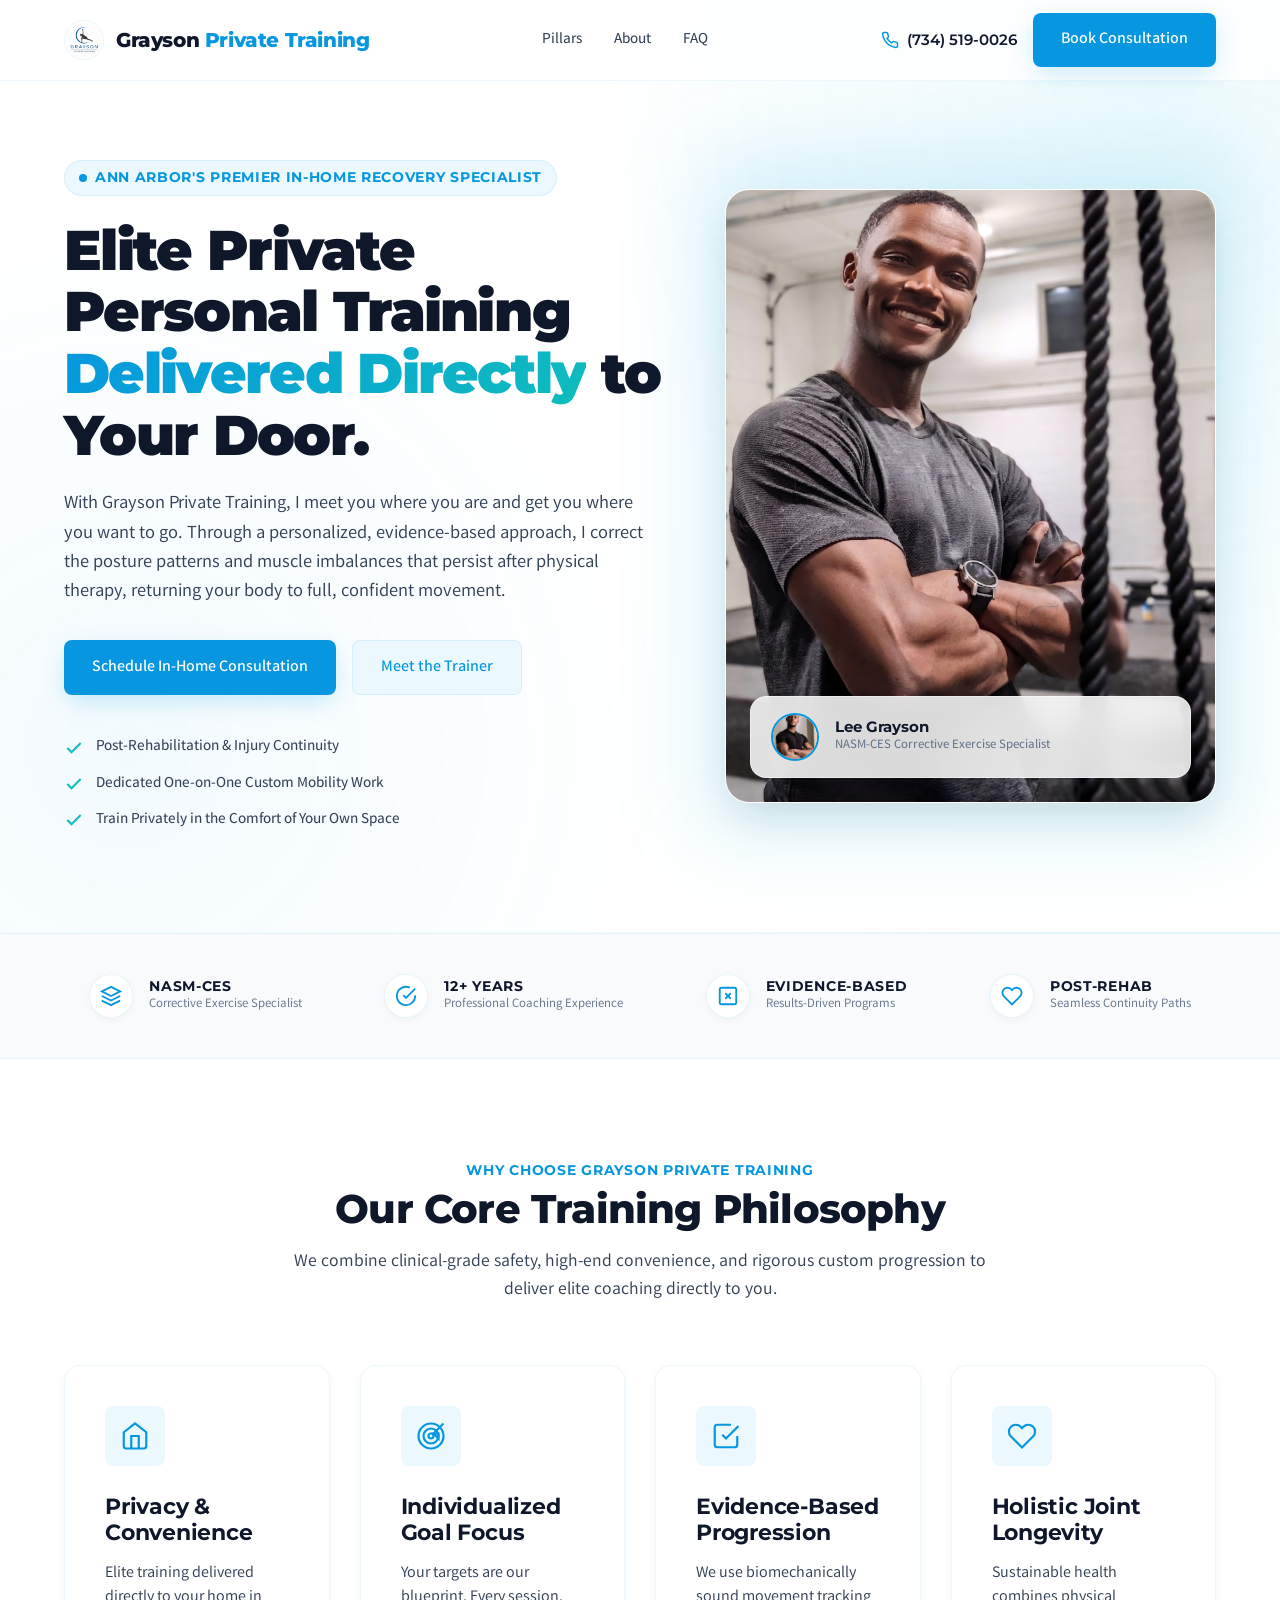
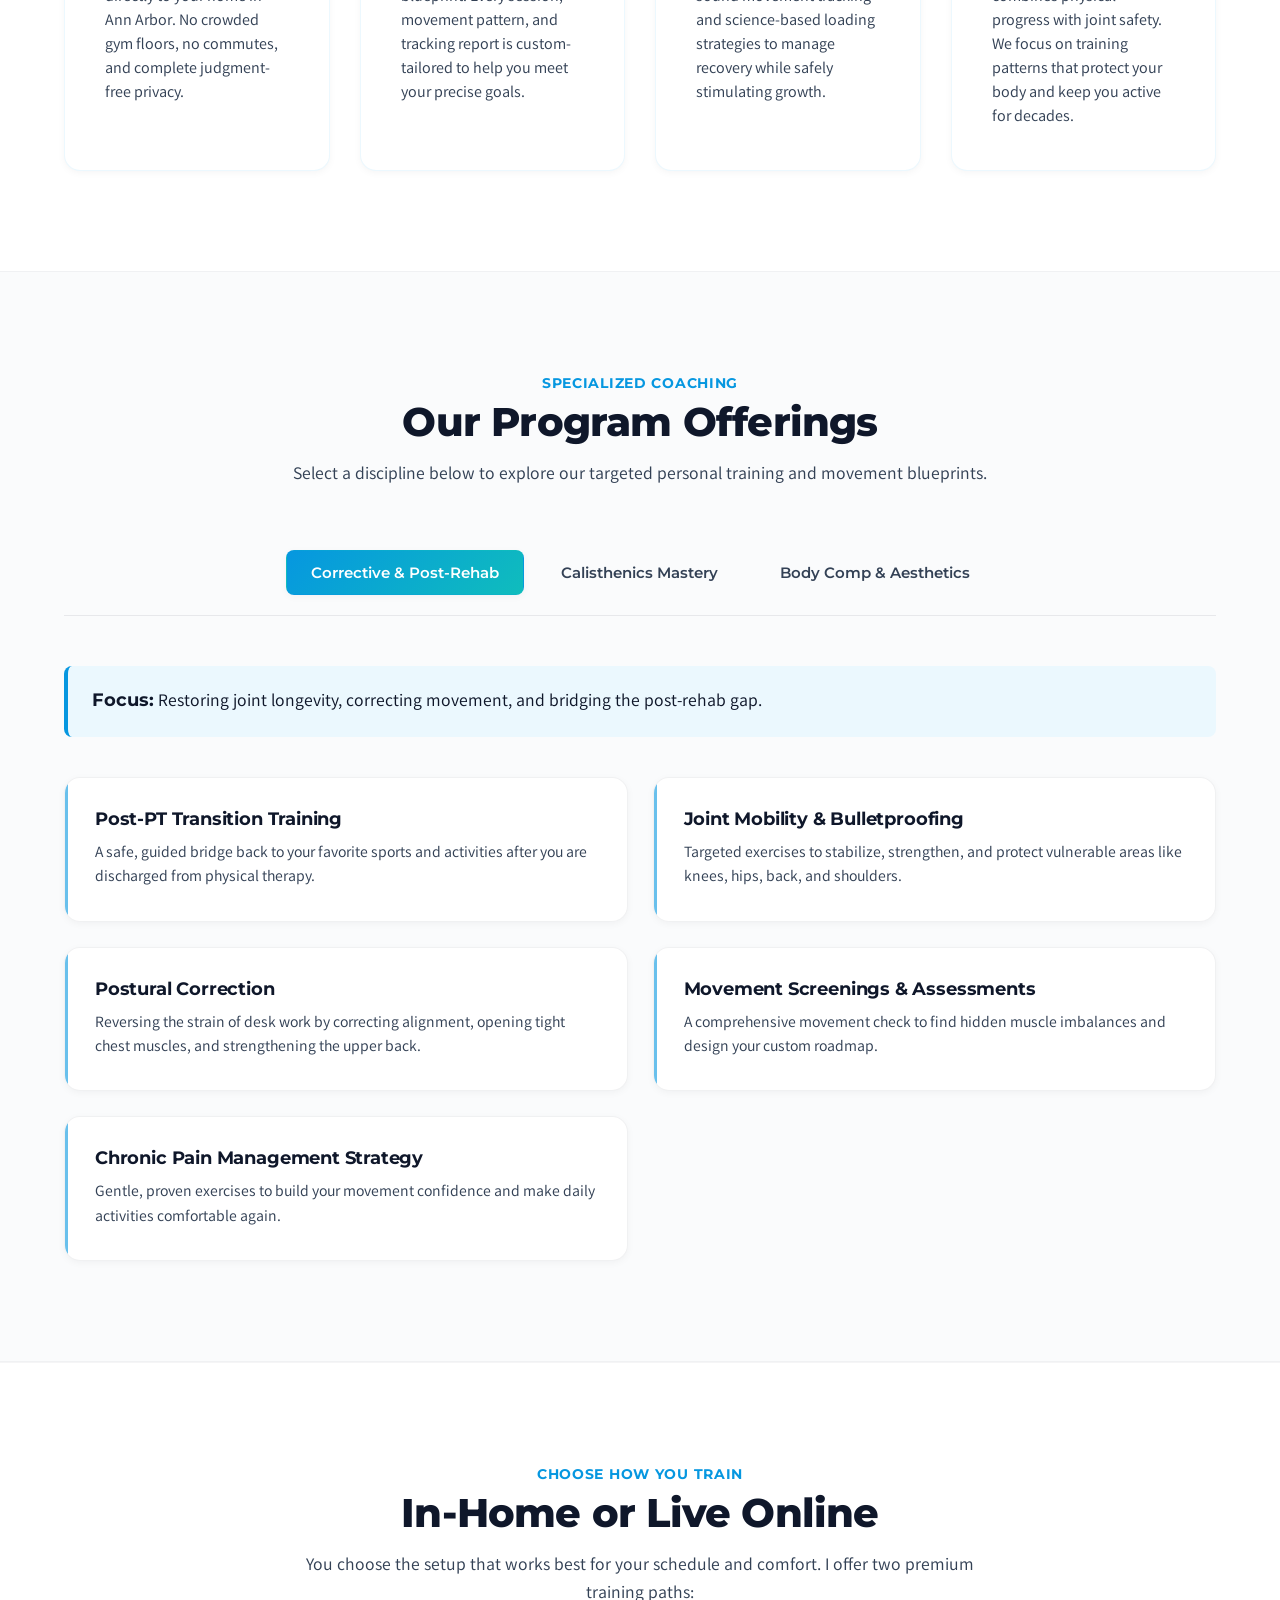
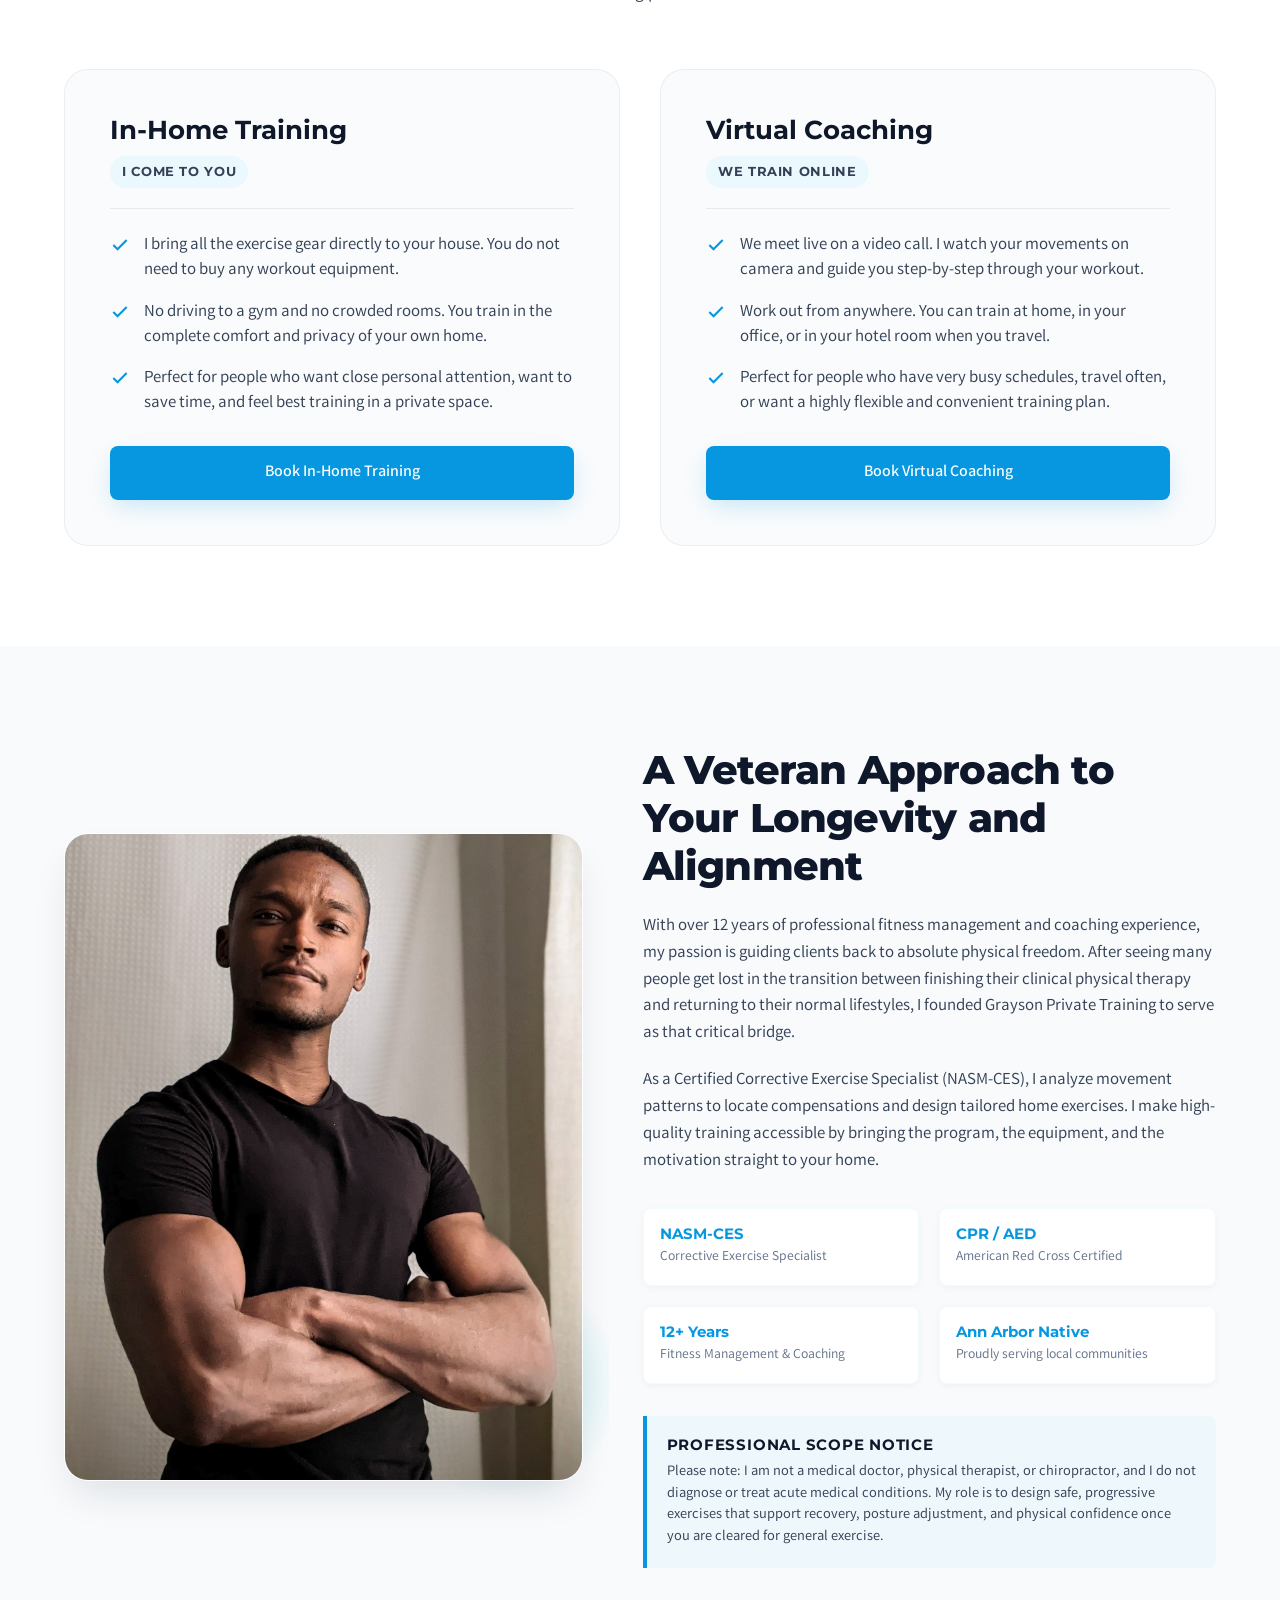
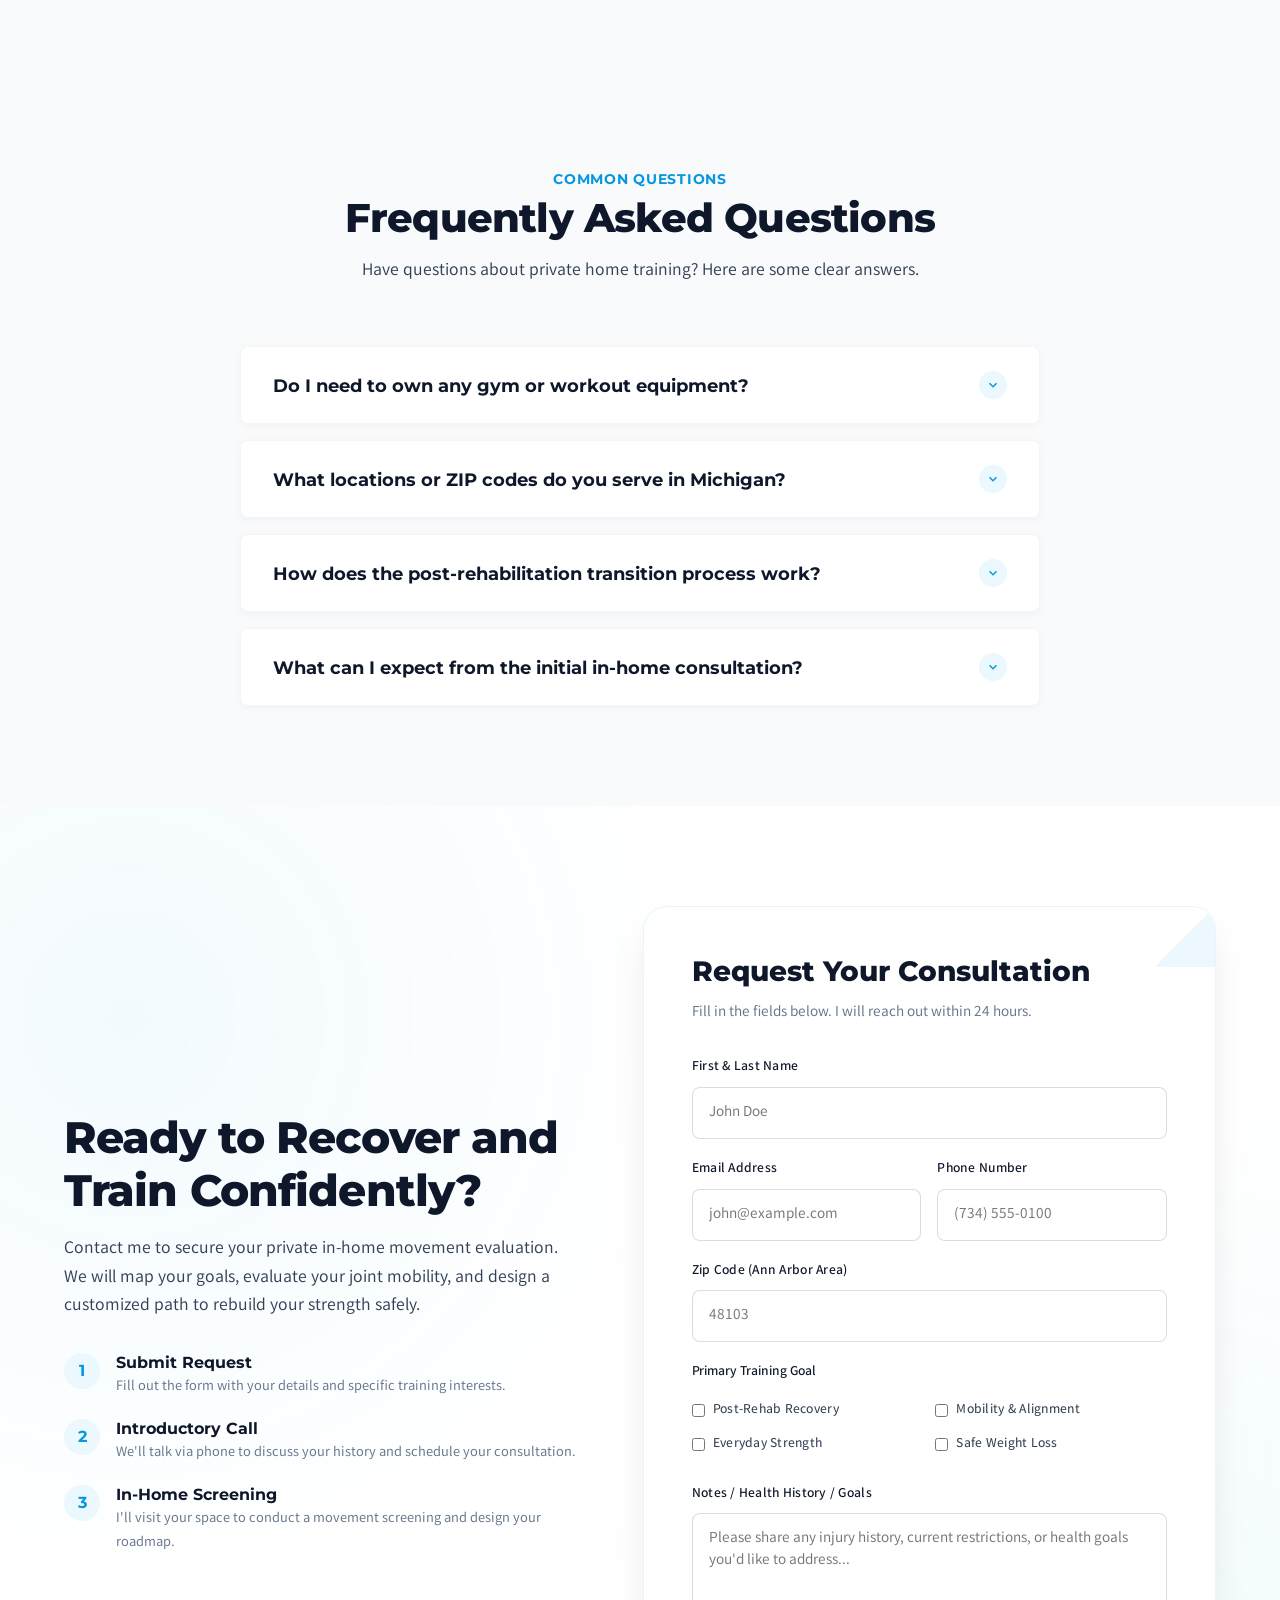
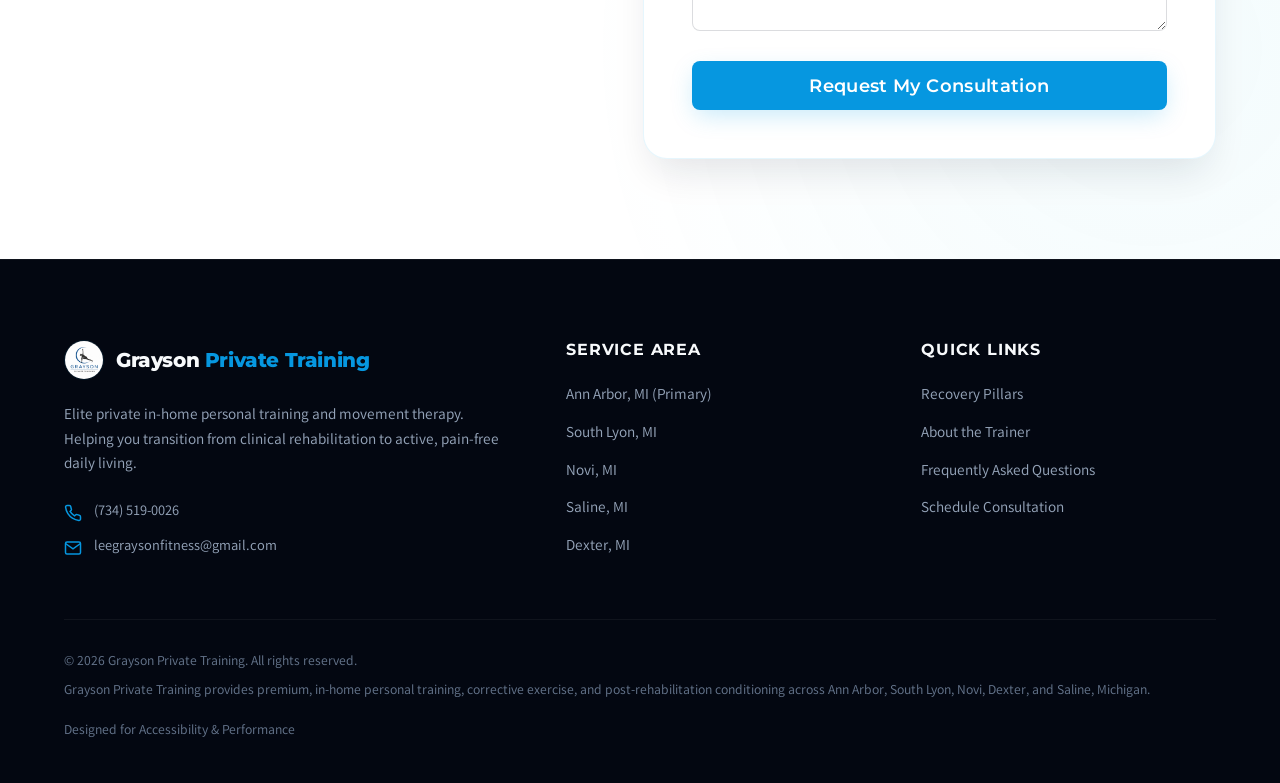
<file: index.html>
<!DOCTYPE html>
<html lang="en">
<head>
    <meta charset="UTF-8">
    <meta name="viewport" content="width=device-width, initial-scale=1.0">
    
    <!-- Primary SEO Meta Tags -->
    <title>Grayson Private Training | Private In-Home Personal Trainer Ann Arbor</title>
    <meta name="description" content="Elite private in-home personal training and post-rehab mobility recovery in Ann Arbor, MI. Certified Corrective Exercise Specialist (NASM-CES) with 12+ years experience. Bridge the gap between physical therapy and everyday active life.">
    <meta name="keywords" content="personal trainer Ann Arbor, private personal training Ann Arbor Michigan, in-home personal training Ann Arbor, corrective exercise specialist Ann Arbor, Grayson Private Training, mobility recovery Ann Arbor, post rehabilitation training Ann Arbor">
    <meta name="author" content="Grayson Private Training">
    <meta name="robots" content="index, follow">
    <link rel="canonical" href="https://leegraysonfitness.com/">

    <!-- Open Graph / Facebook -->
    <meta property="og:type" content="website">
    <meta property="og:url" content="https://leegraysonfitness.com/">
    <meta property="og:title" content="Grayson Private Training | Private In-Home Personal Training Ann Arbor">
    <meta property="og:description" content="Elite private in-home personal training and post-rehab mobility recovery in Ann Arbor, MI. Certified Corrective Exercise Specialist (NASM-CES).">
    <meta property="og:image" content="assets/grayson-gym.jpg">

    <!-- Twitter -->
    <meta property="twitter:card" content="summary_large_image">
    <meta property="twitter:url" content="https://leegraysonfitness.com/">
    <meta property="twitter:title" content="Grayson Private Training | Private In-Home Personal Training Ann Arbor">
    <meta property="twitter:description" content="Elite private in-home personal training and post-rehab mobility recovery in Ann Arbor, MI. Certified Corrective Exercise Specialist (NASM-CES).">
    <meta property="twitter:image" content="assets/grayson-gym.jpg">

    <!-- Stylesheet -->
    <link rel="stylesheet" href="style.css">

    <!-- Local Business Structured Data (JSON-LD) -->
    <script type="application/ld+json">
    {
      "@context": "https://schema.org",
      "@type": "ProfessionalService",
      "name": "Grayson Private Training",
      "image": "https://leegraysonfitness.com/assets/grayson-gym.jpg",
      "description": "Elite private in-home personal training and post-rehabilitation mobility recovery in Ann Arbor, Michigan.",
      "address": {
        "@type": "PostalAddress",
        "addressLocality": "Ann Arbor",
        "addressRegion": "MI",
        "addressCountry": "US"
      },
      "geo": {
        "@type": "GeoCoordinates",
        "latitude": "42.2808",
        "longitude": "-83.7430"
      },
      "url": "https://leegraysonfitness.com",
      "telephone": "+1-734-519-0026",
      "priceRange": "$$",
      "openingHoursSpecification": [
        {
          "@type": "OpeningHoursSpecification",
          "dayOfWeek": [
            "Monday",
            "Tuesday",
            "Wednesday",
            "Thursday",
            "Friday",
            "Saturday"
          ],
          "opens": "06:00",
          "closes": "20:00"
        }
      ],
      "areaServed": [
        {
          "@type": "AdministrativeArea",
          "name": "Ann Arbor"
        },
        {
          "@type": "AdministrativeArea",
          "name": "Saline"
        },
        {
          "@type": "AdministrativeArea",
          "name": "Dexter"
        }
      ],
      "knowsAbout": [
        "Corrective Exercise",
        "Personal Training",
        "Post-Rehabilitation Mobility",
        "Movement Mechanics",
        "Functional Fitness"
      ]
    }
    </script>
</head>
<body>

    <!-- STICKY HEADER & NAVIGATION -->
    <header class="navbar" id="navbar" role="banner">
        <div class="container nav-container">
            <a href="#" class="logo-link" aria-label="Grayson Private Training Home">
                <img class="logo-img" src="assets/logo.jpg" alt="Grayson Private Training Logo">
                <div class="logo-text">Grayson <span>Private Training</span></div>
            </a>

            <!-- Desktop Nav Links -->
            <nav role="navigation" aria-label="Main Navigation">
                <ul class="nav-menu">
                    <li><a href="#pillars" class="nav-link">Pillars</a></li>
                    <li><a href="#about" class="nav-link">About</a></li>
                    <li><a href="#faq" class="nav-link">FAQ</a></li>
                    <li class="nav-cta-mobile">
                        <a href="tel:7345190026" class="phone-cta">
                            <svg viewBox="0 0 24 24"><path d="M22 16.92v3a2 2 0 0 1-2.18 2 19.79 19.79 0 0 1-8.63-3.07 19.5 19.5 0 0 1-6-6 19.79 19.79 0 0 1-3.07-8.67A2 2 0 0 1 4.11 2h3a2 2 0 0 1 2 1.72 12.84 12.84 0 0 0 .7 2.81 2 2 0 0 1-.45 2.11L8.09 9.91a16 16 0 0 0 6 6l1.27-1.27a2 2 0 0 1 2.11-.45 12.84 12.84 0 0 0 2.81.7A2 2 0 0 1 22 16.92z"/></svg>
                            (734) 519-0026
                        </a>
                        <a href="#consultation" class="btn btn-primary">Book Consultation</a>
                    </li>
                </ul>
            </nav>

            <div class="nav-cta">
                <a href="tel:7345190026" class="phone-cta" aria-label="Call Grayson Private Training at 734-519-0026">
                    <svg viewBox="0 0 24 24" aria-hidden="true"><path d="M22 16.92v3a2 2 0 0 1-2.18 2 19.79 19.79 0 0 1-8.63-3.07 19.5 19.5 0 0 1-6-6 19.79 19.79 0 0 1-3.07-8.67A2 2 0 0 1 4.11 2h3a2 2 0 0 1 2 1.72 12.84 12.84 0 0 0 .7 2.81 2 2 0 0 1-.45 2.11L8.09 9.91a16 16 0 0 0 6 6l1.27-1.27a2 2 0 0 1 2.11-.45 12.84 12.84 0 0 0 2.81.7A2 2 0 0 1 22 16.92z"/></svg>
                    (734) 519-0026
                </a>
                <a href="#consultation" class="btn btn-primary">Book Consultation</a>
            </div>

            <!-- Hamburger Button for Mobile -->
            <button class="menu-toggle" id="menu-toggle" aria-label="Toggle navigation menu" aria-controls="navbar" aria-expanded="false">
                <span></span>
                <span></span>
                <span></span>
            </button>
        </div>
    </header>

    <main id="main-content" role="main">
        
        <!-- SECTION 1: THE HERO ZONE -->
        <section class="hero-section" aria-labelledby="hero-title">
            <div class="container hero-grid">
                <div class="hero-content">
                    <div class="hero-tagline">
                        <span class="pulse-dot" aria-hidden="true"></span>
                        Ann Arbor's Premier In-Home Recovery Specialist
                    </div>
                    <h1 id="hero-title">Elite Private Personal Training <span class="gradient-text">Delivered Directly</span> to Your Door.</h1>
                    <p>With Grayson Private Training, I meet you where you are and get you where you want to go. Through a personalized, evidence-based approach, I correct the posture patterns and muscle imbalances that persist after physical therapy, returning your body to full, confident movement.</p>
                    
                    <div class="hero-buttons">
                        <a href="#consultation" class="btn btn-primary">Schedule In-Home Consultation</a>
                        <a href="#about" class="btn btn-secondary">Meet the Trainer</a>
                    </div>

                    <ul class="hero-bullets">
                        <li class="hero-bullet">
                            <svg viewBox="0 0 24 24" aria-hidden="true"><polyline points="20 6 9 17 4 12"/></svg>
                            Post-Rehabilitation & Injury Continuity
                        </li>
                        <li class="hero-bullet">
                            <svg viewBox="0 0 24 24" aria-hidden="true"><polyline points="20 6 9 17 4 12"/></svg>
                            Dedicated One-on-One Custom Mobility Work
                        </li>
                        <li class="hero-bullet">
                            <svg viewBox="0 0 24 24" aria-hidden="true"><polyline points="20 6 9 17 4 12"/></svg>
                            Train Privately in the Comfort of Your Own Space
                        </li>
                    </ul>
                </div>
                
                <div class="hero-visual-wrapper">
                    <div class="hero-visual-backdrop" aria-hidden="true"></div>
                    <div class="hero-visual-container">
                        <!-- User's Gym photo used for hero asset -->
                        <img class="hero-visual-img" src="assets/grayson-gym.jpg" alt="Personal Trainer Grayson smiling in an active home gym setting with training ropes">
                        
                        <div class="hero-badge">
                            <img class="badge-avatar" src="assets/grayson-portrait.jpg" alt="Lee Grayson portrait">
                            <div class="badge-info">
                                <h4>Lee Grayson</h4>
                                <p>NASM-CES Corrective Exercise Specialist</p>
                            </div>
                        </div>
                    </div>
                </div>
            </div>
        </section>

        <!-- SECTION 2: CREDENTIALS SUMMARY BAR -->
        <section class="credentials-section" aria-label="Credentials Overview">
            <div class="container credentials-container">
                <div class="credential-item">
                    <div class="credential-icon">
                        <svg viewBox="0 0 24 24" aria-hidden="true"><path d="M12 2L2 7l10 5 10-5-10-5zM2 17l10 5 10-5M2 12l10 5 10-5"/></svg>
                    </div>
                    <div class="credential-text">
                        <h4>NASM-CES</h4>
                        <p>Corrective Exercise Specialist</p>
                    </div>
                </div>

                <div class="credential-item">
                    <div class="credential-icon">
                        <svg viewBox="0 0 24 24" aria-hidden="true"><path d="M22 11.08V12a10 10 0 1 1-5.93-9.14"/><polyline points="22 4 12 14.01 9 11.01"/></svg>
                    </div>
                    <div class="credential-text">
                        <h4>12+ Years</h4>
                        <p>Professional Coaching Experience</p>
                    </div>
                </div>

                <div class="credential-item">
                    <div class="credential-icon">
                        <svg viewBox="0 0 24 24" aria-hidden="true"><rect x="3" y="3" width="18" height="18" rx="2" ry="2"/><line x1="9" y1="9" x2="15" y2="15"/><line x1="15" y1="9" x2="9" y2="15"/></svg>
                    </div>
                    <div class="credential-text">
                        <h4>Evidence-Based</h4>
                        <p>Results-Driven Programs</p>
                    </div>
                </div>

                <div class="credential-item">
                    <div class="credential-icon">
                        <svg viewBox="0 0 24 24" aria-hidden="true"><path d="M20.84 4.61a5.5 5.5 0 0 0-7.78 0L12 5.67l-1.06-1.06a5.5 5.5 0 0 0-7.78 7.78l1.06 1.06L12 21.23l7.78-7.78 1.06-1.06a5.5 5.5 0 0 0 0-7.78z"/></svg>
                    </div>
                    <div class="credential-text">
                        <h4>Post-Rehab</h4>
                        <p>Seamless Continuity Paths</p>
                    </div>
                </div>
            </div>
        </section>

        <!-- SECTION 3: CORE PHILOSOPHY & CLIENT COMMITMENTS -->
        <section class="section-padding" id="pillars" aria-labelledby="pillars-title">
            <div class="container">
                <div class="section-header reveal">
                    <span class="subtitle">Why Choose Grayson Private Training</span>
                    <h2 id="pillars-title">Our Core Training Philosophy</h2>
                    <p>We combine clinical-grade safety, high-end convenience, and rigorous custom progression to deliver elite coaching directly to you.</p>
                </div>

                <div class="pillars-grid">
                    <!-- Value 1: Premium Privacy & Convenience -->
                    <article class="pillar-card reveal">
                        <div class="pillar-icon-box">
                            <!-- House / Shield SVG -->
                            <svg viewBox="0 0 24 24" aria-hidden="true">
                                <path d="M3 9l9-7 9 7v11a2 2 0 0 1-2 2H5a2 2 0 0 1-2-2z"/>
                                <polyline points="9 22 9 12 15 12 15 22"/>
                            </svg>
                        </div>
                        <h3>Privacy & Convenience</h3>
                        <p>Elite training delivered directly to your home in Ann Arbor. No crowded gym floors, no commutes, and complete judgment-free privacy.</p>
                    </article>

                    <!-- Value 2: Individualized Goal Focus -->
                    <article class="pillar-card reveal">
                        <div class="pillar-icon-box">
                            <!-- Bullseye SVG -->
                            <svg viewBox="0 0 24 24" aria-hidden="true">
                                <circle cx="12" cy="12" r="10"/>
                                <circle cx="12" cy="12" r="6"/>
                                <circle cx="12" cy="12" r="2"/>
                                <line x1="22" y1="2" x2="14" y2="10"/>
                                <path d="M14 10h4v4z"/>
                            </svg>
                        </div>
                        <h3>Individualized Goal Focus</h3>
                        <p>Your targets are our blueprint. Every session, movement pattern, and tracking report is custom-tailored to help you meet your precise goals.</p>
                    </article>

                    <!-- Value 3: Evidence-Based Progression -->
                    <article class="pillar-card reveal">
                        <div class="pillar-icon-box">
                            <!-- Checklist SVG -->
                            <svg viewBox="0 0 24 24" aria-hidden="true">
                                <polyline points="9 11 12 14 22 4"/>
                                <path d="M21 12v7a2 2 0 0 1-2 2H5a2 2 0 0 1-2-2V5a2 2 0 0 1 2-2h11"/>
                            </svg>
                        </div>
                        <h3>Evidence-Based Progression</h3>
                        <p>We use biomechanically sound movement tracking and science-based loading strategies to manage recovery while safely stimulating growth.</p>
                    </article>

                    <!-- Value 4: Holistic Joint Longevity -->
                    <article class="pillar-card reveal">
                        <div class="pillar-icon-box">
                            <!-- Heart SVG -->
                            <svg viewBox="0 0 24 24" aria-hidden="true">
                                <path d="M20.84 4.61a5.5 5.5 0 0 0-7.78 0L12 5.67l-1.06-1.06a5.5 5.5 0 0 0-7.78 7.78l1.06 1.06L12 21.23l7.78-7.78 1.06-1.06a5.5 5.5 0 0 0 0-7.78z"/>
                            </svg>
                        </div>
                        <h3>Holistic Joint Longevity</h3>
                        <p>Sustainable health combines physical progress with joint safety. We focus on training patterns that protect your body and keep you active for decades.</p>
                    </article>
                </div>
            </div>
        </section>

        <!-- SECTION 3.5: SPECIALIZED PROGRAM OFFERINGS -->
        <section class="section-padding offerings-section" id="offerings" aria-labelledby="offerings-title">
            <div class="container">
                <div class="section-header reveal">
                    <span class="subtitle">Specialized Coaching</span>
                    <h2 id="offerings-title">Our Program Offerings</h2>
                    <p>Select a discipline below to explore our targeted personal training and movement blueprints.</p>
                </div>

                <!-- Interactive Tab buttons -->
                <div class="service-tabs reveal" role="tablist">
                    <button class="service-tab-btn active" id="tab-corrective" role="tab" aria-selected="true" aria-controls="panel-corrective">Corrective & Post-Rehab</button>
                    <button class="service-tab-btn" id="tab-calisthenics" role="tab" aria-selected="false" aria-controls="panel-calisthenics">Calisthenics Mastery</button>
                    <button class="service-tab-btn" id="tab-composition" role="tab" aria-selected="false" aria-controls="panel-composition">Body Comp & Aesthetics</button>
                </div>

                <!-- Tab Panels -->
                
                <!-- Panel 1: Corrective Exercise and Post-Rehabilitation -->
                <div class="service-tab-panel active" id="panel-corrective" role="tabpanel" aria-labelledby="tab-corrective">
                    <div class="service-focus-banner">
                        <strong>Focus:</strong> Restoring joint longevity, correcting movement, and bridging the post-rehab gap.
                    </div>
                    <div class="services-subgrid">
                        <article class="service-subcard">
                            <h4>Post-PT Transition Training</h4>
                            <p>A safe, guided bridge back to your favorite sports and activities after you are discharged from physical therapy.</p>
                        </article>
                        <article class="service-subcard">
                            <h4>Joint Mobility & Bulletproofing</h4>
                            <p>Targeted exercises to stabilize, strengthen, and protect vulnerable areas like knees, hips, back, and shoulders.</p>
                        </article>
                        <article class="service-subcard">
                            <h4>Postural Correction</h4>
                            <p>Reversing the strain of desk work by correcting alignment, opening tight chest muscles, and strengthening the upper back.</p>
                        </article>
                        <article class="service-subcard">
                            <h4>Movement Screenings & Assessments</h4>
                            <p>A comprehensive movement check to find hidden muscle imbalances and design your custom roadmap.</p>
                        </article>
                        <article class="service-subcard">
                            <h4>Chronic Pain Management Strategy</h4>
                            <p>Gentle, proven exercises to build your movement confidence and make daily activities comfortable again.</p>
                        </article>
                    </div>
                </div>

                <!-- Panel 2: Calisthenics & Bodyweight Mastery -->
                <div class="service-tab-panel" id="panel-calisthenics" role="tabpanel" aria-labelledby="tab-calisthenics">
                    <div class="service-focus-banner">
                        <strong>Focus:</strong> Building high-level bodyweight strength, core stability, and control.
                    </div>
                    <div class="services-subgrid">
                        <article class="service-subcard">
                            <h4>Progressive Calisthenics</h4>
                            <p>Mastering bodyweight strength from foundational movements up to advanced skills with perfect form.</p>
                        </article>
                        <article class="service-subcard">
                            <h4>Suspension (TRX) Training</h4>
                            <p>Using suspension straps to build strong shoulders, a stable core, and upper-body pulling strength.</p>
                        </article>
                        <article class="service-subcard">
                            <h4>Handstands & Balance</h4>
                            <p>Step-by-step guidance to build the wrist mobility, shoulder strength, and core control needed to balance.</p>
                        </article>
                        <article class="service-subcard">
                            <h4>Functional Core Stability</h4>
                            <p>Midsection training designed to protect your spine, improve balance, and transfer power.</p>
                        </article>
                    </div>
                </div>

                <!-- Panel 3: Body Composition & Athletic Aesthetics -->
                <div class="service-tab-panel" id="panel-composition" role="tabpanel" aria-labelledby="tab-composition">
                    <div class="service-focus-banner">
                        <strong>Focus:</strong> Building a lean, athletic body using smart conditioning and bodyweight strength.
                    </div>
                    <div class="services-subgrid">
                        <article class="service-subcard">
                            <h4>Bodyweight Muscle Sculpting</h4>
                            <p>Using your own weight to build lean muscle and trim the midsection without bulky gym machines.</p>
                        </article>
                        <article class="service-subcard">
                            <h4>Metabolic Conditioning Circuits</h4>
                            <p>Fast-paced, high-energy workouts designed to burn fat and boost cardiovascular fitness.</p>
                        </article>
                        <article class="service-subcard">
                            <h4>The "Strong & Lean" Transformation</h4>
                            <p>A premium, full-body program that pairs athletic capabilities with balanced muscle tone.</p>
                        </article>
                        <article class="service-subcard">
                            <h4>Minimalist Home Conditioning</h4>
                            <p>Getting maximum results in your home space using light, portable equipment to build definition.</p>
                        </article>
                    </div>
                </div>

            </div>
        </section>

        <!-- SECTION 3.6: TRAINING DELIVERY MODES -->
        <section class="section-padding delivery-section" id="delivery-modes" aria-labelledby="delivery-title">
            <div class="container">
                <div class="section-header reveal">
                    <span class="subtitle">Choose How You Train</span>
                    <h2 id="delivery-title">In-Home or Live Online</h2>
                    <p>You choose the setup that works best for your schedule and comfort. I offer two premium training paths:</p>
                </div>

                <div class="delivery-grid reveal">
                    <!-- Path A: In-Home Private Training -->
                    <div class="delivery-card">
                        <div class="delivery-header">
                            <h3>In-Home Training</h3>
                            <span class="delivery-badge">I Come To You</span>
                        </div>
                        <ul class="delivery-list">
                            <li class="delivery-item">
                                <svg viewBox="0 0 24 24"><polyline points="20 6 9 17 4 12"/></svg>
                                <span>I bring all the exercise gear directly to your house. You do not need to buy any workout equipment.</span>
                            </li>
                            <li class="delivery-item">
                                <svg viewBox="0 0 24 24"><polyline points="20 6 9 17 4 12"/></svg>
                                <span>No driving to a gym and no crowded rooms. You train in the complete comfort and privacy of your own home.</span>
                            </li>
                            <li class="delivery-item">
                                <svg viewBox="0 0 24 24"><polyline points="20 6 9 17 4 12"/></svg>
                                <span>Perfect for people who want close personal attention, want to save time, and feel best training in a private space.</span>
                            </li>
                        </ul>
                        <div class="delivery-cta">
                            <a href="#consultation" class="btn btn-primary" style="width: 100%; text-align: center;">Book In-Home Training</a>
                        </div>
                    </div>

                    <!-- Path B: 1-on-1 Virtual Coaching -->
                    <div class="delivery-card">
                        <div class="delivery-header">
                            <h3>Virtual Coaching</h3>
                            <span class="delivery-badge">We Train Online</span>
                        </div>
                        <ul class="delivery-list">
                            <li class="delivery-item">
                                <svg viewBox="0 0 24 24"><polyline points="20 6 9 17 4 12"/></svg>
                                <span>We meet live on a video call. I watch your movements on camera and guide you step-by-step through your workout.</span>
                            </li>
                            <li class="delivery-item">
                                <svg viewBox="0 0 24 24"><polyline points="20 6 9 17 4 12"/></svg>
                                <span>Work out from anywhere. You can train at home, in your office, or in your hotel room when you travel.</span>
                            </li>
                            <li class="delivery-item">
                                <svg viewBox="0 0 24 24"><polyline points="20 6 9 17 4 12"/></svg>
                                <span>Perfect for people who have very busy schedules, travel often, or want a highly flexible and convenient training plan.</span>
                            </li>
                        </ul>
                        <div class="delivery-cta">
                            <a href="#consultation" class="btn btn-primary" style="width: 100%; text-align: center;">Book Virtual Coaching</a>
                        </div>
                    </div>
                </div>
            </div>
        </section>

        <!-- SECTION 4: ABOUT THE TRAINER & CLINICAL BOUNDARY -->
        <section class="section-padding about-section" id="about" aria-labelledby="about-title">
            <div class="container about-grid">
                <div class="about-visual-wrapper reveal">
                    <div class="about-visual-container">
                        <!-- User's Portrait photo used for profile asset -->
                        <img class="about-visual-img" src="assets/grayson-portrait.jpg" alt="Lee Grayson, private personal trainer and corrective exercise specialist, arms crossed in athletic attire">
                    </div>
                    <div class="about-visual-decor" aria-hidden="true"></div>
                </div>

                <div class="about-content reveal">
                    <h2 id="about-title">A Veteran Approach to Your Longevity and Alignment</h2>
                    <p>With over 12 years of professional fitness management and coaching experience, my passion is guiding clients back to absolute physical freedom. After seeing many people get lost in the transition between finishing their clinical physical therapy and returning to their normal lifestyles, I founded Grayson Private Training to serve as that critical bridge.</p>
                    <p>As a Certified Corrective Exercise Specialist (NASM-CES), I analyze movement patterns to locate compensations and design tailored home exercises. I make high-quality training accessible by bringing the program, the equipment, and the motivation straight to your home.</p>

                    <div class="about-credentials-grid">
                        <div class="about-credential-card">
                            <h4>NASM-CES</h4>
                            <p>Corrective Exercise Specialist</p>
                        </div>
                        <div class="about-credential-card">
                            <h4>CPR / AED</h4>
                            <p>American Red Cross Certified</p>
                        </div>
                        <div class="about-credential-card">
                            <h4>12+ Years</h4>
                            <p>Fitness Management & Coaching</p>
                        </div>
                        <div class="about-credential-card">
                            <h4>Ann Arbor Native</h4>
                            <p>Proudly serving local communities</p>
                        </div>
                    </div>

                    <!-- Clinical Boundary Disclaimer -->
                    <div class="clinical-boundary-box" role="note" aria-label="Professional clinical boundary notice">
                        <h4>Professional Scope Notice</h4>
                        <p>Please note: I am not a medical doctor, physical therapist, or chiropractor, and I do not diagnose or treat acute medical conditions. My role is to design safe, progressive exercises that support recovery, posture adjustment, and physical confidence once you are cleared for general exercise.</p>
                    </div>
                </div>
            </div>
        </section>




        <!-- SECTION 6: FAQ ACCORDION -->
        <section class="section-padding faq-section" id="faq" aria-labelledby="faq-title">
            <div class="container">
                <div class="section-header reveal">
                    <span class="subtitle">Common Questions</span>
                    <h2 id="faq-title">Frequently Asked Questions</h2>
                    <p>Have questions about private home training? Here are some clear answers.</p>
                </div>

                <div class="faq-container reveal">
                    <!-- FAQ 1 -->
                    <div class="faq-item">
                        <button class="faq-question-btn" aria-expanded="false">
                            Do I need to own any gym or workout equipment?
                            <span class="faq-icon-wrapper">
                                <svg viewBox="0 0 24 24"><polyline points="6 9 12 15 18 9"/></svg>
                            </span>
                        </button>
                        <div class="faq-answer">
                            <div class="faq-answer-inner">
                                No. I bring all the necessary equipment to evaluate and program your sessions, including resistance bands, stability mats, balance pads, and mobility tools. All you need to provide is a clear, moderate space in your living room or garage.
                            </div>
                        </div>
                    </div>

                    <!-- FAQ 2 -->
                    <div class="faq-item">
                        <button class="faq-question-btn" aria-expanded="false">
                            What locations or ZIP codes do you serve in Michigan?
                            <span class="faq-icon-wrapper">
                                <svg viewBox="0 0 24 24"><polyline points="6 9 12 15 18 9"/></svg>
                            </span>
                        </button>
                        <div class="faq-answer">
                            <div class="faq-answer-inner">
                                I primarily serve the greater Ann Arbor area, including downtown Ann Arbor, Novi, and surrounding communities like Saline, Dexter, and Pittsfield Township. If you are unsure if you are in my radius, send a request with your zip code and we can discuss!
                            </div>
                        </div>
                    </div>

                    <!-- FAQ 3 -->
                    <div class="faq-item">
                        <button class="faq-question-btn" aria-expanded="false">
                            How does the post-rehabilitation transition process work?
                            <span class="faq-icon-wrapper">
                                <svg viewBox="0 0 24 24"><polyline points="6 9 12 15 18 9"/></svg>
                            </span>
                        </button>
                        <div class="faq-answer">
                            <div class="faq-answer-inner">
                                Once you are cleared by your physical therapist or medical provider, we focus on reinforcing your correct movement patterns and building strength. I prioritize safety, proper alignment, and gradual load progression to help you return to daily activity, sports, or work without pain flare-ups.
                            </div>
                        </div>
                    </div>

                    <!-- FAQ 4 -->
                    <div class="faq-item">
                        <button class="faq-question-btn" aria-expanded="false">
                            What can I expect from the initial in-home consultation?
                            <span class="faq-icon-wrapper">
                                <svg viewBox="0 0 24 24"><polyline points="6 9 12 15 18 9"/></svg>
                            </span>
                        </button>
                        <div class="faq-answer">
                            <div class="faq-answer-inner">
                                The consultation takes about 60 minutes. We'll start with a thorough review of your medical and exercise history, perform a physical movement screening to analyze your posture and joints, assess your designated training area, and establish clear targets.
                            </div>
                        </div>
                    </div>
                </div>
            </div>
        </section>

        <!-- SECTION 7: THE LEAD CAPTURE PORTAL -->
        <section class="section-padding form-section" id="consultation" aria-labelledby="form-title">
            <div class="container form-grid">
                <div class="form-info reveal">
                    <h2 id="form-title">Ready to Recover and Train Confidently?</h2>
                    <p>Contact me to secure your private in-home movement evaluation. We will map your goals, evaluate your joint mobility, and design a customized path to rebuild your strength safely.</p>
                    
                    <div class="form-steps">
                        <div class="form-step-item">
                            <div class="step-num">1</div>
                            <div class="step-text">
                                <h4>Submit Request</h4>
                                <p>Fill out the form with your details and specific training interests.</p>
                            </div>
                        </div>
                        <div class="form-step-item">
                            <div class="step-num">2</div>
                            <div class="step-text">
                                <h4>Introductory Call</h4>
                                <p>We'll talk via phone to discuss your history and schedule your consultation.</p>
                            </div>
                        </div>
                        <div class="form-step-item">
                            <div class="step-num">3</div>
                            <div class="step-text">
                                <h4>In-Home Screening</h4>
                                <p>I'll visit your space to conduct a movement screening and design your roadmap.</p>
                            </div>
                        </div>
                    </div>
                </div>

                <div class="focus-card reveal">
                    <h3>Request Your Consultation</h3>
                    <p class="subtext">Fill in the fields below. I will reach out within 24 hours.</p>
                    
                    <form class="vertical-form" id="consultation-form" action="https://api.web3forms.com/submit" method="POST" novalidate>
                        <!-- Web3Forms Integration -->
                        <input type="hidden" name="access_key" value="2df3c57e-76cf-4a0a-a79b-b4ea70ff89c1">
                        <input type="hidden" name="subject" value="New Client Inquiry - Grayson Private Training">
                        <input type="hidden" name="from_name" value="Grayson Private Training Website">
                        
                        <div class="form-group">
                            <label for="name">First & Last Name</label>
                            <input type="text" id="name" name="name" required autocomplete="name" placeholder="John Doe">
                        </div>

                        <div class="form-group-row">
                            <div class="form-group">
                                <label for="email">Email Address</label>
                                <input type="email" id="email" name="email" required autocomplete="email" placeholder="john@example.com">
                            </div>

                            <div class="form-group">
                                <label for="phone">Phone Number</label>
                                <input type="tel" id="phone" name="phone" required autocomplete="tel" placeholder="(734) 555-0100">
                            </div>
                        </div>

                        <div class="form-group">
                            <label for="zip">Zip Code (Ann Arbor Area)</label>
                            <input type="text" id="zip" name="zip" required pattern="[0-9]{5}" title="Please enter a valid 5-digit zip code" placeholder="48103">
                        </div>

                        <div class="form-group">
                            <span class="choice-label">Primary Training Goal</span>
                            <div class="goals-choices">
                                <label class="choice-item">
                                    <input type="checkbox" name="services" value="Post-Rehab Recovery">
                                    <span class="choice-text">Post-Rehab Recovery</span>
                                </label>
                                <label class="choice-item">
                                    <input type="checkbox" name="services" value="Mobility & Posture">
                                    <span class="choice-text">Mobility & Alignment</span>
                                </label>
                                <label class="choice-item">
                                    <input type="checkbox" name="services" value="Everyday Strength">
                                    <span class="choice-text">Everyday Strength</span>
                                </label>
                                <label class="choice-item">
                                    <input type="checkbox" name="services" value="Safe Weight Loss">
                                    <span class="choice-text">Safe Weight Loss</span>
                                </label>
                            </div>
                        </div>

                        <div class="form-group">
                            <label for="notes">Notes / Health History / Goals</label>
                            <textarea id="notes" name="notes" rows="4" placeholder="Please share any injury history, current restrictions, or health goals you'd like to address..." style="width:100%; border: 1px solid rgba(15, 23, 42, 0.15); border-radius: var(--radius-sm); padding: 14px 16px; font-family:'Varta', sans-serif; font-size:0.95rem; outline:none; resize:vertical;"></textarea>
                        </div>

                        <button type="submit" class="btn btn-primary btn-submit">Request My Consultation</button>
                    </form>

                    <!-- Interactive completion overlay -->
                    <div class="form-success-overlay" id="success-overlay" role="dialog" aria-modal="true" aria-labelledby="success-title">
                        <div class="success-icon-box">
                            <svg viewBox="0 0 24 24"><polyline points="20 6 9 17 4 12"/></svg>
                        </div>
                        <h3 id="success-title">Thank you!</h3>
                        <p>Your consultation request has been received. I will reach out to you within 24 hours to schedule your session.</p>
                        <button class="btn btn-outline" id="reset-success">Close</button>
                    </div>
                </div>
            </div>
        </section>

    </main>

    <!-- FOOTER SECTION -->
    <footer class="footer" role="contentinfo">
        <div class="container">
            <div class="footer-grid">
                <div class="footer-info">
                    <a href="#" class="logo-link">
                        <img class="logo-img" src="assets/logo.jpg" alt="Grayson Private Training Logo">
                        <div class="logo-text">Grayson <span>Private Training</span></div>
                    </a>
                    <p class="footer-desc">Elite private in-home personal training and movement therapy. Helping you transition from clinical rehabilitation to active, pain-free daily living.</p>
                    <ul class="footer-contact-list">
                        <li class="footer-contact-item">
                            <svg viewBox="0 0 24 24"><path d="M22 16.92v3a2 2 0 0 1-2.18 2 19.79 19.79 0 0 1-8.63-3.07 19.5 19.5 0 0 1-6-6 19.79 19.79 0 0 1-3.07-8.67A2 2 0 0 1 4.11 2h3a2 2 0 0 1 2 1.72 12.84 12.84 0 0 0 .7 2.81 2 2 0 0 1-.45 2.11L8.09 9.91a16 16 0 0 0 6 6l1.27-1.27a2 2 0 0 1 2.11-.45 12.84 12.84 0 0 0 2.81.7A2 2 0 0 1 22 16.92z"/></svg>
                            <a href="tel:7345190026">(734) 519-0026</a>
                        </li>
                        <li class="footer-contact-item">
                            <svg viewBox="0 0 24 24"><path d="M4 4h16c1.1 0 2 .9 2 2v12c0 1.1-.9 2-2 2H4c-1.1 0-2-.9-2-2V6c0-1.1.9-2 2-2z"/><polyline points="22,6 12,13 2,6"/></svg>
                            <a href="mailto:leegraysonfitness@gmail.com">leegraysonfitness@gmail.com</a>
                        </li>
                    </ul>
                </div>

                <div class="footer-col">
                    <h4>Service Area</h4>
                    <ul class="footer-links">
                        <li><a href="#consultation">Ann Arbor, MI (Primary)</a></li>
                        <li><a href="#consultation">South Lyon, MI</a></li>
                        <li><a href="#consultation">Novi, MI</a></li>
                        <li><a href="#consultation">Saline, MI</a></li>
                        <li><a href="#consultation">Dexter, MI</a></li>
                    </ul>
                </div>

                <div class="footer-col">
                    <h4>Quick Links</h4>
                    <ul class="footer-links">
                        <li><a href="#pillars">Recovery Pillars</a></li>
                        <li><a href="#about">About the Trainer</a></li>
                        <li><a href="#faq">Frequently Asked Questions</a></li>
                        <li><a href="#consultation">Schedule Consultation</a></li>
                    </ul>
                </div>
            </div>

            <div class="footer-bottom">
                <div>
                    <p>&copy; 2026 Grayson Private Training. All rights reserved.</p>
                    <p class="footer-seo-notice">Grayson Private Training provides premium, in-home personal training, corrective exercise, and post-rehabilitation conditioning across Ann Arbor, South Lyon, Novi, Dexter, and Saline, Michigan.</p>
                </div>
                <p>Designed for Accessibility & Performance</p>
            </div>
        </div>
    </footer>

    <!-- JavaScript Interactions -->
    <script src="main.js"></script>
</body>
</html>
</file>
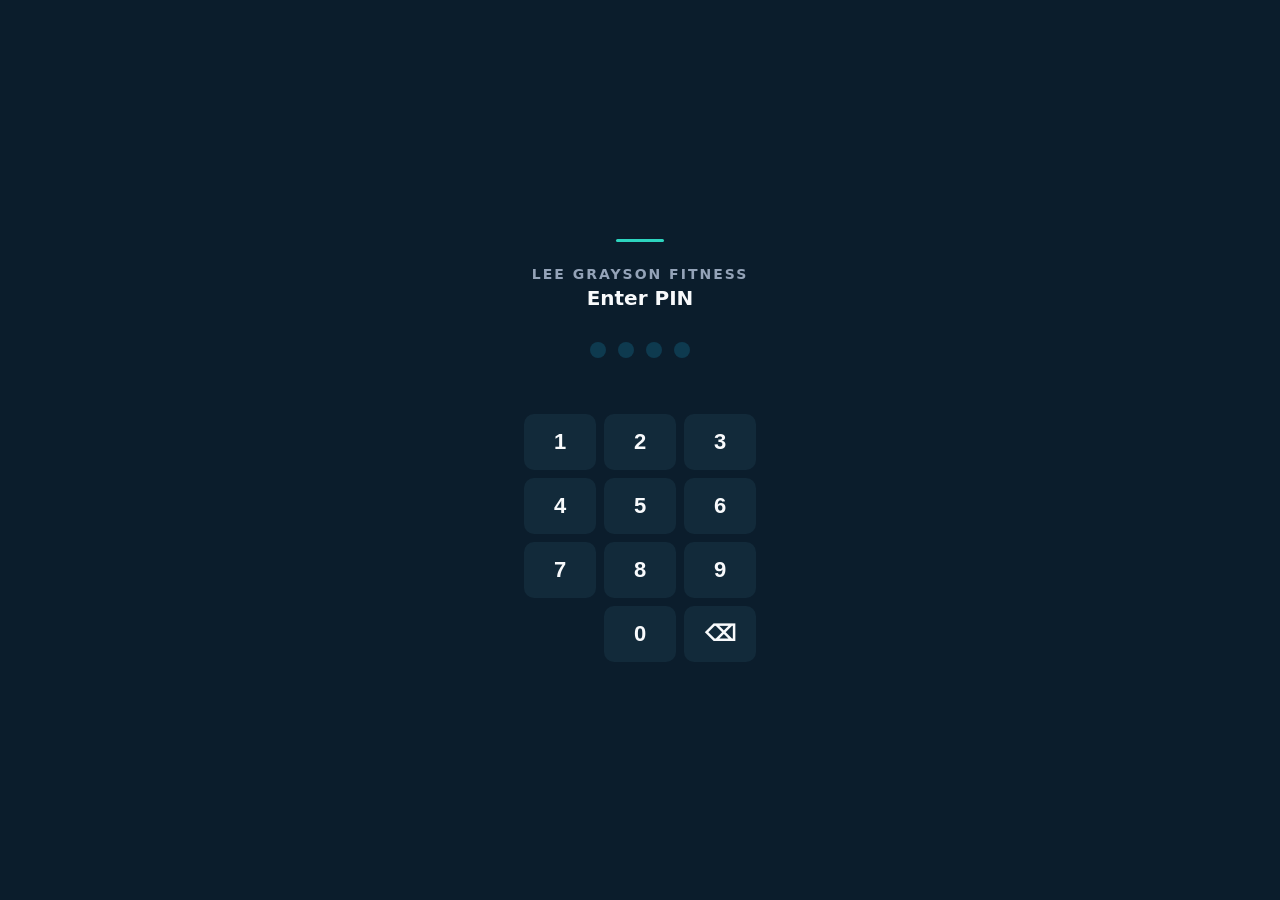
<file: consult/index.html>
<!DOCTYPE html>
<html lang="en">
<head>
<meta charset="UTF-8">
<meta name="viewport" content="width=device-width, initial-scale=1.0, user-scalable=no">
<title>LGF Consultation</title>
<style>
:root {
  --dark: #0B1D2C;
  --card: #122A3A;
  --teal: #0F766E;
  --mint: #2DD4BF;
  --lmint: #CCFBF1;
  --white: #F8FAFC;
  --dim: #94A3B8;
  --warm: #F59E0B;
  --coral: #F87171;
  --med: #0E3A4F;
}
* { box-sizing: border-box; margin: 0; padding: 0; }
html, body { height: 100%; overflow: hidden; }
body {
  font-family: 'Segoe UI', system-ui, -apple-system, sans-serif;
  background: var(--dark); color: var(--white);
}
#app { height: 100vh; display: flex; flex-direction: column; overflow: hidden; }
.progress { display: flex; gap: 4px; padding: 14px 24px; background: var(--dark); border-bottom: 1px solid var(--card); flex-shrink: 0; }
.progress-dot { flex: 1; height: 3px; border-radius: 2px; background: var(--card); transition: background 0.3s; }
.progress-dot.active { background: var(--mint); }
.screen { flex: 1; overflow-y: auto; padding: 32px; animation: fadeIn 0.35s ease-out; }
@keyframes fadeIn { from { opacity: 0; transform: translateY(8px); } to { opacity: 1; transform: translateY(0); } }
.label { color: var(--mint); font-size: 13px; font-weight: 600; letter-spacing: 2px; margin-bottom: 8px; }
h2 { font-size: 28px; font-weight: 700; margin-bottom: 24px; }
h3 { font-size: 22px; font-weight: 700; margin-bottom: 12px; }
p.sub { color: var(--dim); font-size: 14px; margin-bottom: 24px; }
.card {
  background: var(--card); border-radius: 12px; padding: 20px;
  border: 1px solid transparent; transition: all 0.2s;
}
.card.hl { border-color: var(--mint); }
.btn {
  padding: 12px 28px; border-radius: 8px; border: none; cursor: pointer;
  font-family: inherit; font-size: 15px; font-weight: 600; transition: all 0.2s;
  display: inline-block;
}
.btn:disabled { opacity: 0.4; cursor: default; }
.btn-primary { background: var(--teal); color: var(--white); }
.btn-secondary { background: var(--card); color: var(--dim); border: 1px solid var(--med); }
.btn-accent { background: var(--warm); color: var(--dark); }
.btn-ghost { background: transparent; color: var(--mint); padding: 12px 16px; }
input, textarea {
  width: 100%; padding: 12px 16px; background: var(--card); border: 1px solid var(--med);
  border-radius: 8px; color: var(--white); font-size: 16px; outline: none;
  font-family: inherit;
}
input::placeholder, textarea::placeholder { color: var(--dim); opacity: 0.5; }
textarea { resize: vertical; }
.field { margin-bottom: 18px; }
.field label { display: block; font-size: 13px; color: var(--dim); margin-bottom: 6px; font-weight: 500; }
.num-row { display: flex; gap: 8px; }
.num-btn {
  width: 52px; height: 52px; border-radius: 10px; border: none; cursor: pointer;
  background: var(--card); color: var(--dim); font-size: 20px; font-weight: 700;
  transition: all 0.15s;
}
.num-btn.sel { background: var(--teal); color: var(--white); }
.num-btn.sel-mint { background: var(--mint); color: var(--dark); }
.num-btn.sel-warm { background: var(--warm); color: var(--dark); }
.tag-row { display: flex; flex-wrap: wrap; gap: 8px; }
.tag {
  padding: 8px 18px; border-radius: 8px; border: none; cursor: pointer;
  background: var(--card); color: var(--dim); font-size: 14px; font-weight: 500;
  transition: all 0.15s;
}
.tag.sel { background: var(--coral); color: var(--white); }
.parq-row {
  display: flex; justify-content: space-between; align-items: center;
  padding: 16px 20px; margin-bottom: 10px;
}
.parq-row span { flex: 1; margin-right: 16px; font-size: 15px; }
.yn-group { display: flex; gap: 6px; }
.yn-btn {
  padding: 6px 16px; border-radius: 6px; border: none; cursor: pointer;
  font-weight: 600; font-size: 13px; transition: all 0.15s;
  background: var(--med); color: var(--dim);
}
.yn-btn.yes { background: var(--warm); color: var(--dark); }
.yn-btn.no { background: var(--teal); color: var(--white); }
.findings-grid { display: grid; grid-template-columns: 1fr 1fr; gap: 10px; }
.finding-btn {
  padding: 14px 16px; border-radius: 10px; border: none; cursor: pointer;
  text-align: left; background: var(--card); transition: all 0.15s;
}
.finding-btn.sel { background: var(--teal); }
.finding-btn .zone { font-size: 10px; font-weight: 600; letter-spacing: 1px; color: var(--dim); }
.finding-btn.sel .zone { color: var(--lmint); }
.finding-btn .name { font-size: 14px; font-weight: 500; color: var(--dim); margin-top: 4px; }
.finding-btn.sel .name { color: var(--white); }
.slide-nav { display: flex; gap: 12px; margin-top: 32px; }
.pkg-grid { display: grid; grid-template-columns: repeat(4, 1fr); gap: 12px; max-width: 640px; }
.pkg-btn {
  border-radius: 14px; border: 1px solid var(--med); background: var(--card);
  cursor: pointer; text-align: center; overflow: hidden; transition: all 0.2s; padding: 0;
}
.pkg-btn.sel { border: 2px solid var(--mint); background: var(--teal); }
.pkg-top { padding: 20px 12px 16px; }
.pkg-freq { font-size: 15px; font-weight: 700; color: var(--dim); margin-bottom: 4px; }
.pkg-btn.sel .pkg-freq { color: var(--white); }
.pkg-sess { font-size: 12px; color: var(--dim); }
.pkg-btn.sel .pkg-sess { color: var(--lmint); }
.pkg-bottom { padding: 16px 12px; background: var(--med); transition: all 0.2s; }
.pkg-btn.sel .pkg-bottom { background: rgba(0,0,0,0.2); }
.pkg-price { font-size: 28px; font-weight: 800; color: var(--white); }
.pkg-btn.sel .pkg-price { color: var(--mint); }
.pkg-mo { font-size: 12px; color: var(--dim); margin-top: 4px; }
.pkg-btn.sel .pkg-mo { color: var(--lmint); }
.dur-toggle { display: flex; gap: 8px; margin-bottom: 24px; }
.dur-btn {
  padding: 8px 24px; border-radius: 8px; border: none; cursor: pointer;
  font-size: 14px; font-weight: 600; transition: all 0.15s;
  background: var(--card); color: var(--dim);
}
.dur-btn.sel { background: var(--teal); color: var(--white); }
.summary-card { margin-bottom: 16px; }
.summary-label { font-size: 12px; color: var(--dim); font-weight: 600; letter-spacing: 1px; margin-bottom: 8px; }
.badge {
  display: inline-block; background: var(--warm); color: var(--dark); padding: 4px 12px;
  border-radius: 20px; font-size: 12px; font-weight: 700; margin-left: auto;
}
.stat-big { font-size: 40px; font-weight: 800; color: var(--warm); }
.stat-label { font-size: 14px; color: var(--dim); margin-left: 12px; }
.gap-flow { display: flex; gap: 8px; margin-bottom: 20px; }
.gap-card { flex: 1; text-align: center; padding: 16px 8px; }
.gap-title { font-size: 13px; font-weight: 700; margin-bottom: 8px; }
.gap-desc { font-size: 11px; color: var(--dim); line-height: 1.4; }
.cost-grid { margin-bottom: 20px; }
.cost-header { display: grid; grid-template-columns: 1fr 1fr 1fr; }
.cost-header > div { padding: 8px 12px; background: var(--teal); font-size: 12px; font-weight: 700; }
.cost-row { display: grid; grid-template-columns: 1fr 1fr 1fr; }
.cost-row > div { padding: 10px 12px; font-size: 13px; color: var(--dim); }
.cost-row:nth-child(odd) > div { background: var(--card); }
.cost-row:nth-child(even) > div { background: var(--dark); }
.pin-screen { display: flex; flex-direction: column; align-items: center; justify-content: center; height: 100vh; }
.pin-dots { display: flex; gap: 12px; margin: 24px 0; }
.pin-dot { width: 16px; height: 16px; border-radius: 8px; background: var(--med); transition: all 0.15s; }
.pin-dot.filled { background: var(--mint); }
.pin-pad { display: grid; grid-template-columns: repeat(3, 1fr); gap: 8px; max-width: 240px; }
.pin-key {
  width: 72px; height: 56px; border-radius: 10px; border: none; cursor: pointer;
  background: var(--card); color: var(--white); font-size: 22px; font-weight: 600;
  transition: all 0.1s;
}
.pin-key:active { background: var(--teal); }
.pin-error { color: var(--coral); font-size: 14px; margin-top: 12px; min-height: 20px; }
.next-step { display: flex; align-items: center; gap: 10px; margin-bottom: 8px; }
.step-num {
  width: 24px; height: 24px; border-radius: 12px; background: var(--teal);
  display: flex; align-items: center; justify-content: center;
  font-size: 13px; font-weight: 700; flex-shrink: 0;
}
.copied-toast {
  position: fixed; bottom: 24px; left: 50%; transform: translateX(-50%);
  background: var(--teal); color: var(--white); padding: 12px 24px; border-radius: 8px;
  font-weight: 600; font-size: 14px; animation: fadeIn 0.3s; z-index: 100;
}
@media (max-width: 600px) {
  .screen { padding: 20px; }
  h2 { font-size: 24px; }
  .findings-grid { grid-template-columns: 1fr; }
  .pkg-grid { grid-template-columns: repeat(2, 1fr); }
  .gap-flow { flex-wrap: wrap; }
  .gap-card { min-width: 45%; }
}
</style>
</head>
<body>
<div id="app"></div>
<script>
// ============ DATA ============
const PIN = "1234"; // Change this to your PIN

const PARQ = [
  "Heart condition, chest pain, or blood pressure issues?",
  "Dizziness or loss of consciousness?",
  "Bone or joint problems worsened by exercise?",
  "Currently taking any medications?",
  "Any surgeries in the last 12 months?",
];

const OBSTACLES = ["Time","Cost","No gym access","Bad trainer experience","Injury"];

const FINDINGS_LIST = [
  {id:"kneeValgus",label:"Knee valgus (knees caving in)",zone:"Knee"},
  {id:"ankleDF",label:"Limited ankle dorsiflexion",zone:"Ankle"},
  {id:"hipShift",label:"Hip shift or asymmetry",zone:"Hip"},
  {id:"scapWing",label:"Scapular winging / shoulder comp.",zone:"Shoulder"},
  {id:"coreLack",label:"Core instability / trunk sway",zone:"Spine"},
  {id:"gluteInhib",label:"Glute inhibition",zone:"Knee"},
  {id:"hipFlexTight",label:"Hip flexor restriction",zone:"Hip"},
  {id:"thoracicKyph",label:"Excessive thoracic kyphosis",zone:"Shoulder"},
  {id:"pronation",label:"Foot pronation / collapse",zone:"Ankle"},
  {id:"lumbarExt",label:"Excessive lumbar extension",zone:"Spine"},
];

const ISSUES = [
  {num:"01",title:"KNEE",subtitle:"Trauma & Osteoarthritis",stat:"17%",statLabel:"of athletes return to pre-injury performance after ACL surgery",stat2:"50%+",stat2Label:"stop rehab before the 9-month mark",body:"The biggest barrier isn't the surgery — it's the fear and weakness that linger after formal rehab ends. Extended strength and stability training bridges that gap.",matchZone:"Knee"},
  {num:"02",title:"SPINE",subtitle:"Chronic Low Back Pain",stat:"$635B",statLabel:"annual cost of pain in the U.S.",body:"In advanced degeneration, pain-sensing nerves grow into damaged tissue. Targeted core stabilization, load management, and neuromuscular control build long-term spinal resilience.",matchZone:"Spine"},
  {num:"03",title:"SHOULDER",subtitle:"Instability & STAM",stat:"Golf ball",statLabel:"on a tee — that's your shoulder joint",body:"Your muscles do all the stabilizing work. When they're not firing correctly, the joint compensates and pain follows. The fix: Release overactive muscles → Activate dormant stabilizers → Integrate functional strength.",matchZone:"Shoulder"},
  {num:"04",title:"ANKLE",subtitle:"Tendinopathy & Instability",stat:"$80B",statLabel:"annual cost of fall injuries (65+)",body:"Limited ankle mobility forces compensations up the entire chain — knee, hip, back. Proprioceptive training and progressive calf loading restore the ankle as your body's foundation.",matchZone:"Ankle"},
  {num:"05",title:"HIP",subtitle:"Impingement (FAI)",stat:"Not tight",statLabel:"— it's guarding",body:"Most hip restriction isn't from tight muscles. It's your nervous system protecting the joint. Aggressive stretching makes it worse. Smart loading with split-pelvis exercises restores confident movement.",matchZone:"Hip"},
];

const PACKAGES = [
  {freq:"1x/week",sessions:4,price30:150,price60:300},
  {freq:"2x/week",sessions:8,price30:280,price60:560},
  {freq:"3x/week",sessions:12,price30:400,price60:780},
  {freq:"4x/week",sessions:16,price30:520,price60:1000},
];

const COST_DATA = [
  {proc:"ACL Surgery + Rehab",cost:"$20K–$60K",oop:"$2.5K–$6K"},
  {proc:"Knee Replacement",cost:"$30K–$50K",oop:"$2.5K–$7.2K"},
  {proc:"Spinal Fusion",cost:"$50K–$150K",oop:"$5K–$10K+"},
  {proc:"Fall Hospitalization (65+)",cost:"$18,658 avg",oop:"Varies"},
];

// ============ STATE ============
let state = {
  screen: "pin", step: 0, pinEntry: "", pinError: false,
  firstName: "", lastName: "", age: "", email: "", phone: "",
  parq: {}, parqNotes: "",
  reason: "", confidence: 0, target: 0, daysPerWeek: 0, obstacles: [],
  findings: [], findingNotes: "",
  slideIdx: 0,
  duration: 60, selectedPkg: -1,
  showToast: false,
};

const SCREENS = ["pin","welcome","info","parq","qualify","findings","presentation","packages","summary"];
const TOTAL_STEPS = 7; // info through summary

function setState(patch) {
  Object.assign(state, patch);
  render();
}

function nextScreen() {
  const idx = SCREENS.indexOf(state.screen);
  if (idx < SCREENS.length - 1) setState({ screen: SCREENS[idx + 1], slideIdx: 0 });
}

function prevScreen() {
  const idx = SCREENS.indexOf(state.screen);
  if (idx > 0) setState({ screen: SCREENS[idx - 1], slideIdx: 0 });
}

// ============ RENDER ============
function render() {
  const app = document.getElementById("app");
  app.innerHTML = "";

  if (state.screen !== "pin" && state.screen !== "welcome" && state.screen !== "summary") {
    const stepIdx = SCREENS.indexOf(state.screen) - 2;
    app.appendChild(renderProgress(stepIdx, TOTAL_STEPS - 1));
  }

  const s = document.createElement("div");
  s.className = "screen";
  s.style.animation = "fadeIn 0.35s ease-out";

  switch(state.screen) {
    case "pin": app.innerHTML = ""; app.appendChild(renderPin()); return;
    case "welcome": s.innerHTML = renderWelcome(); break;
    case "info": s.innerHTML = renderInfo(); break;
    case "parq": s.innerHTML = renderParq(); break;
    case "qualify": s.innerHTML = renderQualify(); break;
    case "findings": s.innerHTML = renderFindings(); break;
    case "presentation": s.innerHTML = renderPresentation(); break;
    case "packages": s.innerHTML = renderPackages(); break;
    case "summary": s.innerHTML = renderSummary(); break;
  }
  app.appendChild(s);
  attachEvents();
}

function renderProgress(current, total) {
  const d = document.createElement("div");
  d.className = "progress";
  for (let i = 0; i <= total; i++) {
    const dot = document.createElement("div");
    dot.className = "progress-dot" + (i <= current ? " active" : "");
    d.appendChild(dot);
  }
  return d;
}

// ============ PIN SCREEN ============
function renderPin() {
  const d = document.createElement("div");
  d.className = "pin-screen";
  d.innerHTML = `
    <div style="width:48px;height:3px;background:var(--mint);border-radius:2px;margin-bottom:24px"></div>
    <div style="font-size:14px;color:var(--dim);letter-spacing:2px;font-weight:600;margin-bottom:4px">LEE GRAYSON FITNESS</div>
    <div style="font-size:20px;font-weight:700;margin-bottom:8px">Enter PIN</div>
    <div class="pin-dots">
      ${[0,1,2,3].map(i => `<div class="pin-dot${state.pinEntry.length > i ? ' filled' : ''}"></div>`).join("")}
    </div>
    <div class="pin-error">${state.pinError ? "Incorrect PIN" : ""}</div>
    <div class="pin-pad">
      ${[1,2,3,4,5,6,7,8,9,"",0,"⌫"].map(k =>
        k === "" ? `<div></div>` : `<button class="pin-key" data-key="${k}">${k}</button>`
      ).join("")}
    </div>
  `;
  setTimeout(() => {
    d.querySelectorAll(".pin-key").forEach(btn => {
      btn.addEventListener("click", () => {
        const k = btn.dataset.key;
        if (k === "⌫") {
          setState({ pinEntry: state.pinEntry.slice(0, -1), pinError: false });
        } else if (state.pinEntry.length < 4) {
          const next = state.pinEntry + k;
          if (next.length === 4) {
            if (next === PIN) {
              setState({ screen: "welcome", pinEntry: "" });
            } else {
              setState({ pinEntry: "", pinError: true });
            }
          } else {
            setState({ pinEntry: next, pinError: false });
          }
        }
      });
    });
  }, 10);
  return d;
}

// ============ SCREENS ============
function renderWelcome() {
  return `
    <div style="display:flex;flex-direction:column;align-items:center;justify-content:center;min-height:80vh;text-align:center">
      <div style="width:64px;height:4px;background:var(--mint);border-radius:2px;margin-bottom:32px"></div>
      <h1 style="font-size:42px;font-weight:800;margin:0;letter-spacing:-1px">LEE GRAYSON</h1>
      <h1 style="font-size:42px;font-weight:800;color:var(--mint);margin:4px 0 24px;letter-spacing:-1px">FITNESS</h1>
      <p style="font-size:17px;color:var(--dim);max-width:400px;line-height:1.6;margin-bottom:48px">Complimentary Movement Consultation</p>
      <button class="btn btn-primary" style="padding:16px 48px;font-size:17px" onclick="nextScreen()">Begin Consultation</button>
    </div>
  `;
}

function renderInfo() {
  return `
    <div class="label">CLIENT INFORMATION</div>
    <h2>Let's get to know you</h2>
    <div style="max-width:480px">
      ${[
        {l:"First Name",k:"firstName",t:"text"},
        {l:"Last Name",k:"lastName",t:"text"},
        {l:"Age",k:"age",t:"number"},
        {l:"Email",k:"email",t:"email"},
        {l:"Phone",k:"phone",t:"tel"},
      ].map(f => `
        <div class="field">
          <label>${f.l}</label>
          <input type="${f.t}" value="${state[f.k]}" data-field="${f.k}">
        </div>
      `).join("")}
    </div>
    <div style="display:flex;gap:12px;align-items:center">
      <button class="btn btn-secondary" onclick="prevScreen()">← Back</button>
      <button class="btn btn-primary" id="nextBtn" ${!state.firstName?"disabled":""} onclick="nextScreen()">Continue</button>
    </div>
  `;
}

function renderParq() {
  return `
    <div class="label">HEALTH & SAFETY</div>
    <h2>PAR-Q Screening</h2>
    <p class="sub">Has your doctor ever said you have any of the following?</p>
    <div style="max-width:560px">
      ${PARQ.map((q, i) => `
        <div class="card ${state.parq[i]===true?'hl':''} parq-row">
          <span>${q}</span>
          <div class="yn-group">
            <button class="yn-btn ${state.parq[i]===true?'yes':''}" data-parq="${i}" data-val="true">Yes</button>
            <button class="yn-btn ${state.parq[i]===false?'no':''}" data-parq="${i}" data-val="false">No</button>
          </div>
        </div>
      `).join("")}
      <div class="card parq-row" style="margin-top:4px">
        <span>Anything else I should know?</span>
        <input placeholder="Notes..." value="${state.parqNotes}" data-field="parqNotes" style="width:180px;padding:6px 12px;font-size:14px">
      </div>
    </div>
    <div style="margin-top:24px;display:flex;gap:12px;align-items:center">
      <button class="btn btn-secondary" onclick="prevScreen()">← Back</button>
      <button class="btn btn-primary" onclick="nextScreen()">Continue</button>
    </div>
  `;
}

function renderQualify() {
  return `
    <div class="label">QUALIFYING</div>
    <h2>Tell me about your goals</h2>
    <div style="max-width:560px">
      <div class="field">
        <label>What made you reach out today?</label>
        <textarea rows="3" data-field="reason">${state.reason}</textarea>
      </div>
      <div class="field">
        <label>Confidence in your fitness & body right now? <span style="color:var(--mint);font-weight:700">${state.confidence||"—"}</span></label>
        <div class="num-row">
          ${[1,2,3,4,5].map(n => `<button class="num-btn ${state.confidence===n?'sel':''}" data-numfield="confidence" data-val="${n}">${n}</button>`).join("")}
        </div>
        <div style="font-size:12px;color:var(--dim);margin-top:6px">1 = "Don't trust my body" → 5 = "Feel like an athlete"</div>
      </div>
      <div class="field">
        <label>Target level? <span style="color:var(--mint);font-weight:700">${state.target||"—"}</span></label>
        <div class="num-row">
          ${[1,2,3,4,5].map(n => `<button class="num-btn ${state.target===n?'sel-mint':''}" data-numfield="target" data-val="${n}">${n}</button>`).join("")}
        </div>
      </div>
      <div class="field">
        <label>Days per week you could commit?</label>
        <div class="num-row">
          ${[1,2,3,4,5].map(n => `<button class="num-btn ${state.daysPerWeek===n?'sel-warm':''}" data-numfield="daysPerWeek" data-val="${n}">${n}</button>`).join("")}
        </div>
      </div>
      <div class="field">
        <label>What's gotten in the way before?</label>
        <div class="tag-row">
          ${OBSTACLES.map(o => `<button class="tag ${state.obstacles.includes(o)?'sel':''}" data-obstacle="${o}">${o}</button>`).join("")}
        </div>
      </div>
    </div>
    <div style="display:flex;gap:12px;align-items:center">
      <button class="btn btn-secondary" onclick="prevScreen()">← Back</button>
      <button class="btn btn-primary" onclick="nextScreen()">Continue to Movement Screen →</button>
    </div>
  `;
}

function renderFindings() {
  return `
    <div class="label">MOVEMENT ASSESSMENT</div>
    <h2>Assessment Findings</h2>
    <p class="sub">Select all findings from the movement screen</p>
    <div class="findings-grid" style="max-width:600px">
      ${FINDINGS_LIST.map(f => `
        <button class="finding-btn ${state.findings.includes(f.id)?'sel':''}" data-finding="${f.id}">
          <div class="zone">${f.zone.toUpperCase()}</div>
          <div class="name">${f.label}</div>
        </button>
      `).join("")}
    </div>
    <div class="field" style="margin-top:16px;max-width:600px">
      <label>Additional notes</label>
      <textarea rows="2" data-field="findingNotes">${state.findingNotes}</textarea>
    </div>
    <div style="display:flex;gap:12px;align-items:center">
      <button class="btn btn-secondary" onclick="prevScreen()">← Back</button>
      <button class="btn btn-primary" onclick="nextScreen()">Continue to Presentation →</button>
    </div>
  `;
}

function renderPresentation() {
  const zones = new Set(FINDINGS_LIST.filter(f => state.findings.includes(f.id)).map(f => f.zone));
  // Slide order: intro (0), 5 issues (1-5), cost context (6), proven methods (7), trajectory (8), care gap (9)
  const totalSlides = 10;
  const si = state.slideIdx;

  let content = "";

  // SLIDE 0: INTRO
  if (si === 0) {
    content = `
      <h2 style="font-size:32px;margin-bottom:4px">Move Better.</h2>
      <h2 style="font-size:32px;color:var(--mint);margin-bottom:20px">Live Better.</h2>
      <p style="color:var(--dim);font-size:16px;line-height:1.6">The 5 most common movement and pain issues — and what we can do about them.${state.findings.length > 0 ? ' <span style="color:var(--mint)">We found some of these in your screen today.</span>' : ''}</p>
    `;

  // SLIDES 1-5: THE FIVE ISSUES
  } else if (si >= 1 && si <= 5) {
    const issue = ISSUES[si - 1];
    const relevant = zones.has(issue.matchZone);
    content = `
      <div style="display:flex;align-items:center;gap:12px;margin-bottom:16px;flex-wrap:wrap">
        <span style="font-size:36px;font-weight:800;color:var(--mint)">${issue.num}</span>
        <div>
          <h3 style="margin:0">${issue.title}</h3>
          <p style="font-size:14px;color:var(--dim);margin:0">${issue.subtitle}</p>
        </div>
        ${relevant ? '<span class="badge">FOUND IN SCREEN</span>' : ''}
      </div>
      <div class="card" style="margin-bottom:16px">
        <div style="display:flex;align-items:baseline;gap:12px">
          <span class="stat-big">${issue.stat}</span>
          <span class="stat-label">${issue.statLabel}</span>
        </div>
        ${issue.stat2 ? `<div style="display:flex;align-items:baseline;gap:12px;margin-top:12px"><span style="font-size:32px;font-weight:800;color:var(--coral)">${issue.stat2}</span><span class="stat-label">${issue.stat2Label}</span></div>` : ''}
      </div>
      <p style="color:var(--dim);font-size:15px;line-height:1.65">${issue.body}</p>
    `;

  // SLIDE 6: WHAT THESE CONDITIONS COST
  } else if (si === 6) {
    content = `
      <h2 style="font-size:26px;margin-bottom:8px">What These Conditions Cost</h2>
      <p style="color:var(--dim);font-size:14px;margin-bottom:20px;line-height:1.5">When movement problems go unaddressed, they tend to escalate. Here's what treatment looks like once they do.</p>
      <div class="cost-grid">
        <div class="cost-header"><div>Procedure</div><div>Average Cost</div><div>Out of Pocket</div></div>
        ${COST_DATA.map(r => `<div class="cost-row"><div>${r.proc}</div><div>${r.cost}</div><div>${r.oop}</div></div>`).join("")}
      </div>
      <p style="color:var(--dim);font-size:14px;line-height:1.6;margin-top:16px">Chronic pain alone costs individuals an average of <span style="color:var(--warm);font-weight:700">$7,726 more per year</span> in healthcare spending compared to people without pain. These aren't rare outcomes — they're where these conditions lead without intervention.</p>
    `;

  // SLIDE 7: WHAT WORKS (PROVEN METHODS)
  } else if (si === 7) {
    content = `
      <h2 style="font-size:26px;margin-bottom:8px">What the Research Says Works</h2>
      <p style="color:var(--dim);font-size:14px;margin-bottom:20px;line-height:1.5">The 2026 ACSM Position Stand on Resistance Training — the first update in 17 years — confirms what the best practitioners already know.</p>
      <div style="display:flex;flex-direction:column;gap:12px">
        <div class="card" style="border-left:3px solid var(--mint);padding:16px 20px">
          <div style="font-size:15px;font-weight:700;color:var(--mint);margin-bottom:6px">Corrective Exercise</div>
          <p style="font-size:14px;color:var(--dim);margin:0;line-height:1.5">Systematic assessment of movement patterns followed by targeted release, activation, and integration. This is the NASM model — identify compensations, fix the root cause, rebuild on a stable foundation.</p>
        </div>
        <div class="card" style="border-left:3px solid var(--mint);padding:16px 20px">
          <div style="font-size:15px;font-weight:700;color:var(--mint);margin-bottom:6px">Progressive Loading & HSR</div>
          <p style="font-size:14px;color:var(--dim);margin:0;line-height:1.5">Heavy Slow Resistance training remodels tendons and builds joint resilience. Controlled tempo, graduated intensity, and strict load management — not random exercise.</p>
        </div>
        <div class="card" style="border-left:3px solid var(--mint);padding:16px 20px">
          <div style="font-size:15px;font-weight:700;color:var(--mint);margin-bottom:6px">Consistency Over Complexity</div>
          <p style="font-size:14px;color:var(--dim);margin:0;line-height:1.5">The ACSM found that adherence is the #1 predictor of outcomes — not rigid periodization, not training to failure. Showing up consistently with a smart plan beats everything else.</p>
        </div>
      </div>
    `;

  // SLIDE 8: TRAJECTORY (3 / 6 / 9 MONTHS)
  } else if (si === 8) {
    content = `
      <h2 style="font-size:26px;margin-bottom:8px">Your Trajectory</h2>
      <p style="color:var(--dim);font-size:14px;margin-bottom:24px;line-height:1.5">Here's what realistic, evidence-based improvement looks like with consistent training.</p>
      <div style="display:flex;flex-direction:column;gap:16px">
        <div class="card" style="display:flex;gap:20px;align-items:flex-start">
          <div style="min-width:64px;text-align:center">
            <div style="font-size:32px;font-weight:800;color:var(--warm)">3</div>
            <div style="font-size:11px;color:var(--dim);font-weight:600">MONTHS</div>
          </div>
          <div>
            <div style="font-size:15px;font-weight:700;color:var(--white);margin-bottom:4px">Foundation</div>
            <p style="font-size:14px;color:var(--dim);margin:0;line-height:1.5">Pain reduction through corrective movement patterns. Improved joint mobility and stability. Baseline strength established. You start trusting your body again.</p>
          </div>
        </div>
        <div class="card" style="display:flex;gap:20px;align-items:flex-start">
          <div style="min-width:64px;text-align:center">
            <div style="font-size:32px;font-weight:800;color:var(--mint)">6</div>
            <div style="font-size:11px;color:var(--dim);font-weight:600">MONTHS</div>
          </div>
          <div>
            <div style="font-size:15px;font-weight:700;color:var(--white);margin-bottom:4px">Transformation</div>
            <p style="font-size:14px;color:var(--dim);margin:0;line-height:1.5">Measurable strength gains and bilateral symmetry. Compensatory patterns replaced with clean movement. Daily activities feel noticeably easier. Confidence in your body is building.</p>
          </div>
        </div>
        <div class="card" style="display:flex;gap:20px;align-items:flex-start">
          <div style="min-width:64px;text-align:center">
            <div style="font-size:32px;font-weight:800;color:var(--lmint)">9</div>
            <div style="font-size:11px;color:var(--dim);font-weight:600">MONTHS</div>
          </div>
          <div>
            <div style="font-size:15px;font-weight:700;color:var(--white);margin-bottom:4px">Resilience</div>
            <p style="font-size:14px;color:var(--dim);margin:0;line-height:1.5">Functional independence — you move well, you're strong, and you know your body. Injury risk is dramatically reduced. You have the tools to maintain this for life, with or without me.</p>
          </div>
        </div>
      </div>
    `;

  // SLIDE 9: THE CARE GAP (WHERE I COME IN)
  } else if (si === 9) {
    content = `
      <h2 style="color:var(--mint);margin-bottom:16px;font-size:26px">Where I Come In</h2>
      <div class="gap-flow">
        ${["INJURY","MEDICAL","THE GAP","TRAINING"].map((label, i) => `
          <div class="card gap-card" style="border-top:3px solid ${i===2?'var(--coral)':i===3?'var(--mint)':'var(--warm)'}">
            <div class="gap-title" style="color:${i===2?'var(--coral)':i===3?'var(--mint)':'var(--warm)'}">${label}</div>
            <div class="gap-desc">${["Acute event or chronic onset","Diagnosis, surgery, PT rehab","PT ends. Insurance runs out.","Expert corrective exercise"][i]}</div>
          </div>
        `).join("")}
      </div>
      <p style="font-size:15px;color:var(--dim);line-height:1.65;margin-bottom:16px">When physical therapy ends, most people are left on their own. No plan, no guidance. Within 6–9 months, they're back where they started — or worse.</p>
      <div class="card" style="border-left:3px solid var(--mint);padding:16px 20px">
        <p style="font-size:16px;font-weight:600;color:var(--white);margin:0;line-height:1.5">I pick up exactly where physical therapy leaves off. Same language, same principles, same attention to how your body moves — but now we're building strength, stability, and confidence on top of it. <span style="color:var(--mint)">That's the gap I fill.</span></p>
      </div>
    `;
  }

  return `
    <div style="display:flex;justify-content:space-between;align-items:center;margin-bottom:24px">
      <div>
        <div class="label">PRESENTATION</div>
        <p style="color:var(--dim);font-size:13px;margin:4px 0 0">Slide ${si + 1} of ${totalSlides}</p>
      </div>
      <button class="btn btn-ghost" onclick="nextScreen()">Skip to Packages →</button>
    </div>
    <div style="max-width:640px;min-height:300px">${content}</div>
    <div class="slide-nav">
      ${si > 0 ? `<button class="btn btn-secondary" id="prevSlide">← Back</button>` : `<button class="btn btn-secondary" onclick="prevScreen()">← Back</button>`}
      ${si < totalSlides - 1 ? `<button class="btn btn-primary" id="nextSlide">Next Slide →</button>` : `<button class="btn btn-accent" onclick="nextScreen()">Continue to Packages →</button>`}
    </div>
  `;
}

function renderPackages() {
  return `
    <div class="label">PACKAGES</div>
    <h2>Choose your plan${state.firstName?', '+state.firstName:''}</h2>
    <div class="dur-toggle">
      ${[30,60].map(d => `<button class="dur-btn ${state.duration===d?'sel':''}" data-dur="${d}">${d}-Minute Sessions</button>`).join("")}
    </div>
    <div class="pkg-grid">
      ${PACKAGES.map((p, i) => {
        const price = state.duration===30 ? p.price30 : p.price60;
        const sel = state.selectedPkg===i;
        return `
          <button class="pkg-btn ${sel?'sel':''}" data-pkg="${i}">
            <div class="pkg-top">
              <div class="pkg-freq">${p.freq}</div>
              <div class="pkg-sess">${p.sessions} sessions/mo</div>
            </div>
            <div class="pkg-bottom">
              <div class="pkg-price">$${price}</div>
              <div class="pkg-mo">/month</div>
            </div>
          </button>
        `;
      }).join("")}
    </div>
    ${state.selectedPkg >= 0 ? `
      <div class="card" style="border-left:3px solid var(--mint);margin-top:24px;max-width:640px">
        <div style="display:flex;justify-content:space-between;align-items:center">
          <div>
            <div style="font-size:16px;font-weight:700">${PACKAGES[state.selectedPkg].freq} × ${state.duration} min</div>
            <div style="font-size:13px;color:var(--dim);margin-top:4px">${PACKAGES[state.selectedPkg].sessions} sessions per month</div>
          </div>
          <div style="text-align:right">
            <div style="font-size:32px;font-weight:800;color:var(--mint)">$${state.duration===30?PACKAGES[state.selectedPkg].price30:PACKAGES[state.selectedPkg].price60}</div>
            <div style="font-size:12px;color:var(--dim)">per month</div>
          </div>
        </div>
      </div>
    ` : ''}
    <div style="margin-top:32px;display:flex;gap:12px;align-items:center">
      <button class="btn btn-secondary" onclick="prevScreen()">← Back</button>
      <button class="btn btn-primary" ${state.selectedPkg<0?'disabled':''} onclick="nextScreen()">${state.selectedPkg>=0?'Continue →':'Select a Package'}</button>
    </div>
  `;
}

function renderSummary() {
  const pkg = state.selectedPkg >= 0 ? PACKAGES[state.selectedPkg] : null;
  const price = pkg ? (state.duration===30 ? pkg.price30 : pkg.price60) : 0;
  const foundFindings = FINDINGS_LIST.filter(f => state.findings.includes(f.id));

  return `
    <div class="label">SUMMARY</div>
    <h2>Welcome aboard${state.firstName?', '+state.firstName:''}</h2>
    <div style="max-width:560px">
      <div class="card summary-card">
        <div class="summary-label">SELECTED PLAN</div>
        <div style="display:flex;justify-content:space-between;align-items:center">
          <div style="font-size:18px;font-weight:700">${pkg ? pkg.freq+' × '+state.duration+' min' : '—'}</div>
          <div style="font-size:28px;font-weight:800;color:var(--mint)">$${price}/mo</div>
        </div>
      </div>
      ${foundFindings.length > 0 ? `
        <div class="card summary-card">
          <div class="summary-label">KEY FINDINGS</div>
          <div class="tag-row">${foundFindings.map(f => `<span style="padding:4px 12px;border-radius:6px;background:var(--med);font-size:13px;color:var(--dim)">${f.label}</span>`).join("")}</div>
        </div>
      ` : ''}
      <div class="card summary-card">
        <div class="summary-label">CONFIDENCE</div>
        <div style="font-size:16px">Current: <span style="color:var(--coral);font-weight:700">${state.confidence||"—"}/5</span> → Target: <span style="color:var(--mint);font-weight:700">${state.target||"—"}/5</span></div>
      </div>
      <div class="card summary-card">
        <div class="summary-label">CLIENT</div>
        <div style="font-size:15px">${state.firstName} ${state.lastName}${state.age?' · Age '+state.age:''}${state.email?' · '+state.email:''}${state.phone?' · '+state.phone:''}</div>
      </div>
      <div class="card summary-card">
        <div class="summary-label">NEXT STEPS</div>
        ${["Schedule first training session","Receive program outline via email","Begin corrective exercise protocol"].map((s,i) => `
          <div class="next-step"><div class="step-num">${i+1}</div><span style="font-size:14px;color:var(--dim)">${s}</span></div>
        `).join("")}
      </div>
    </div>
    <div style="margin-top:24px;display:flex;gap:12px;flex-wrap:wrap">
      <button class="btn btn-secondary" onclick="prevScreen()">← Back</button>
      <button class="btn btn-primary" id="copySummary">Copy Summary to Clipboard</button>
      <button class="btn btn-secondary" onclick="setState({screen:'pin',pinEntry:'',firstName:'',lastName:'',age:'',email:'',phone:'',parq:{},parqNotes:'',reason:'',confidence:0,target:0,daysPerWeek:0,obstacles:[],findings:[],findingNotes:'',slideIdx:0,duration:60,selectedPkg:-1})">New Consultation</button>
    </div>
    ${state.showToast ? '<div class="copied-toast">Summary copied to clipboard!</div>' : ''}
  `;
}

function buildSummaryText() {
  const pkg = state.selectedPkg >= 0 ? PACKAGES[state.selectedPkg] : null;
  const price = pkg ? (state.duration===30 ? pkg.price30 : pkg.price60) : 0;
  const found = FINDINGS_LIST.filter(f => state.findings.includes(f.id));
  const date = new Date().toLocaleDateString();

  let t = `LEE GRAYSON FITNESS — CONSULTATION SUMMARY\n`;
  t += `Date: ${date}\n\n`;
  t += `CLIENT: ${state.firstName} ${state.lastName}\n`;
  if (state.age) t += `Age: ${state.age}\n`;
  if (state.email) t += `Email: ${state.email}\n`;
  if (state.phone) t += `Phone: ${state.phone}\n`;
  t += `\nCONFIDENCE: ${state.confidence}/5 → TARGET: ${state.target}/5\n`;
  t += `AVAILABLE DAYS: ${state.daysPerWeek}/week\n`;
  if (state.reason) t += `REASON: ${state.reason}\n`;
  if (state.obstacles.length) t += `OBSTACLES: ${state.obstacles.join(", ")}\n`;
  t += `\nFINDINGS:\n`;
  if (found.length) found.forEach(f => t += `  • ${f.label} (${f.zone})\n`);
  else t += `  None recorded\n`;
  if (state.findingNotes) t += `  Notes: ${state.findingNotes}\n`;
  t += `\nSELECTED PLAN: ${pkg?pkg.freq:'—'} × ${state.duration} min = $${price}/month\n`;
  // PAR-Q flags
  const flags = PARQ.filter((_, i) => state.parq[i] === true);
  if (flags.length) { t += `\nPAR-Q FLAGS:\n`; flags.forEach(f => t += `  ⚠ ${f}\n`); }
  if (state.parqNotes) t += `  Notes: ${state.parqNotes}\n`;
  return t;
}

// ============ EVENT DELEGATION ============
function attachEvents() {
  // Text inputs
  document.querySelectorAll("input[data-field], textarea[data-field]").forEach(el => {
    el.addEventListener("input", () => {
      const patch = {};
      patch[el.dataset.field] = el.value;
      Object.assign(state, patch);
      // Enable/disable next button for info screen
      const nb = document.getElementById("nextBtn");
      if (nb) nb.disabled = !state.firstName;
    });
  });

  // PAR-Q
  document.querySelectorAll("[data-parq]").forEach(btn => {
    btn.addEventListener("click", () => {
      const i = parseInt(btn.dataset.parq);
      const v = btn.dataset.val === "true";
      state.parq[i] = v;
      render();
    });
  });

  // Number buttons
  document.querySelectorAll("[data-numfield]").forEach(btn => {
    btn.addEventListener("click", () => {
      state[btn.dataset.numfield] = parseInt(btn.dataset.val);
      render();
    });
  });

  // Obstacles
  document.querySelectorAll("[data-obstacle]").forEach(btn => {
    btn.addEventListener("click", () => {
      const o = btn.dataset.obstacle;
      if (state.obstacles.includes(o)) state.obstacles = state.obstacles.filter(x => x !== o);
      else state.obstacles.push(o);
      render();
    });
  });

  // Findings
  document.querySelectorAll("[data-finding]").forEach(btn => {
    btn.addEventListener("click", () => {
      const id = btn.dataset.finding;
      if (state.findings.includes(id)) state.findings = state.findings.filter(x => x !== id);
      else state.findings.push(id);
      render();
    });
  });

  // Slide nav
  const prev = document.getElementById("prevSlide");
  const next = document.getElementById("nextSlide");
  if (prev) prev.addEventListener("click", () => setState({ slideIdx: state.slideIdx - 1 }));
  if (next) next.addEventListener("click", () => setState({ slideIdx: state.slideIdx + 1 }));

  // Duration toggle
  document.querySelectorAll("[data-dur]").forEach(btn => {
    btn.addEventListener("click", () => setState({ duration: parseInt(btn.dataset.dur), selectedPkg: -1 }));
  });

  // Package selection
  document.querySelectorAll("[data-pkg]").forEach(btn => {
    btn.addEventListener("click", () => setState({ selectedPkg: parseInt(btn.dataset.pkg) }));
  });

  // Copy summary
  const copyBtn = document.getElementById("copySummary");
  if (copyBtn) {
    copyBtn.addEventListener("click", () => {
      navigator.clipboard.writeText(buildSummaryText()).then(() => {
        setState({ showToast: true });
        setTimeout(() => setState({ showToast: false }), 2000);
      }).catch(() => {
        // Fallback
        const ta = document.createElement("textarea");
        ta.value = buildSummaryText();
        document.body.appendChild(ta);
        ta.select();
        document.execCommand("copy");
        document.body.removeChild(ta);
        setState({ showToast: true });
        setTimeout(() => setState({ showToast: false }), 2000);
      });
    });
  }
}

// ============ INIT ============
render();
</script>
</body>
</html>
</file>
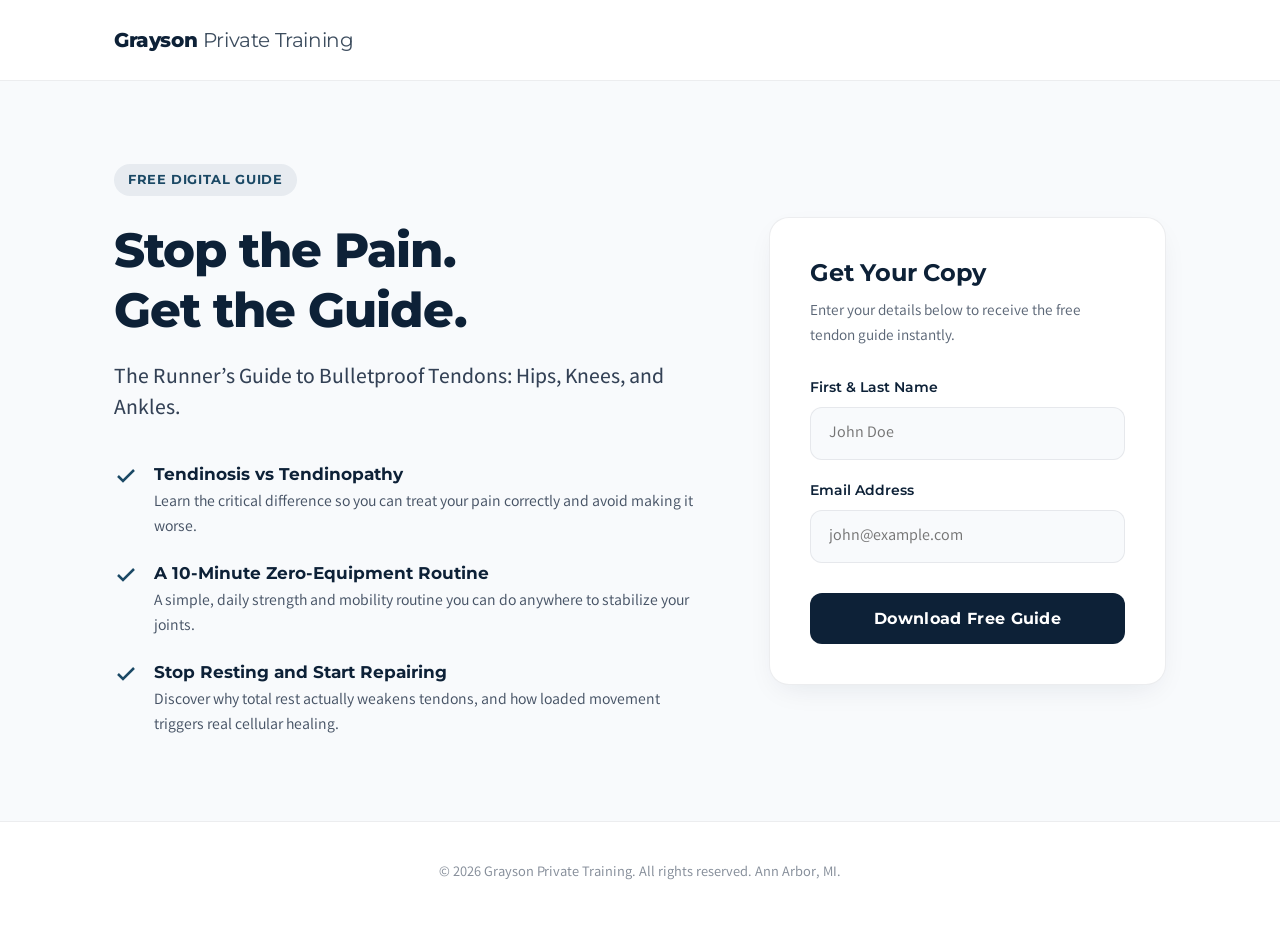
<file: runner-guide.html>
<!DOCTYPE html>
<html lang="en">
<head>
    <meta charset="UTF-8">
    <meta name="viewport" content="width=device-width, initial-scale=1.0">
    <title>Stop the Pain. Get the Guide. | Grayson Private Training</title>
    <meta name="description" content="Get the free Runner's Guide to Bulletproof Tendons. Learn how to stop pain and rebuild hips, knees, and ankles for long-term joint longevity.">
    
    <!-- Premium Fonts -->
    <link rel="preconnect" href="https://fonts.googleapis.com">
    <link rel="preconnect" href="https://fonts.gstatic.com" crossorigin>
    <link href="https://fonts.googleapis.com/css2?family=Montserrat:wght@400;500;600;700;800&family=Varta:wght@400;500;600&display=swap" rel="stylesheet">
    
    <style>
        /* CSS Reset & Variables */
        :root {
            --deep-blue: #0d2137;
            --accent-blue: #1b4965;
            --charcoal: #334155;
            --light-bg: #f8fafc;
            --white: #ffffff;
            --border-color: rgba(13, 33, 55, 0.08);
            --radius-md: 12px;
            --radius-lg: 20px;
            --shadow-md: 0 10px 30px -10px rgba(13, 33, 55, 0.1);
            --transition: all 0.25s cubic-bezier(0.4, 0, 0.2, 1);
        }

        * {
            box-sizing: border-box;
            margin: 0;
            padding: 0;
        }

        body {
            font-family: 'Varta', -apple-system, BlinkMacSystemFont, sans-serif;
            background-color: var(--white);
            color: var(--charcoal);
            line-height: 1.6;
            -webkit-font-smoothing: antialiased;
        }

        h1, h2, h3, h4 {
            font-family: 'Montserrat', sans-serif;
            color: var(--deep-blue);
            font-weight: 700;
            line-height: 1.25;
        }

        .container {
            max-width: 1100px;
            margin: 0 auto;
            padding: 0 24px;
            width: 100%;
        }

        /* Header Navigation */
        header {
            padding: 24px 0;
            border-bottom: 1px solid var(--border-color);
        }

        .logo-box {
            display: flex;
            align-items: center;
            justify-content: space-between;
        }

        .logo {
            font-family: 'Montserrat', sans-serif;
            font-size: 1.25rem;
            font-weight: 800;
            color: var(--deep-blue);
            text-decoration: none;
            letter-spacing: -0.02em;
        }

        .logo span {
            font-weight: 400;
            opacity: 0.8;
        }

        /* Hero / Main Split Content */
        main {
            padding: 80px 0;
            background-color: var(--light-bg);
            min-height: calc(100vh - 160px);
            display: flex;
            align-items: center;
        }

        .grid {
            display: grid;
            grid-template-columns: 1.2fr 0.8fr;
            gap: 60px;
            align-items: center;
        }

        /* Left Side Content */
        .content-col {
            display: flex;
            flex-direction: column;
            gap: 24px;
        }

        .tag {
            align-self: flex-start;
            font-family: 'Montserrat', sans-serif;
            font-size: 0.8rem;
            font-weight: 700;
            color: var(--accent-blue);
            background-color: rgba(27, 73, 101, 0.08);
            padding: 6px 14px;
            border-radius: 50px;
            text-transform: uppercase;
            letter-spacing: 0.05em;
        }

        h1 {
            font-size: 3rem;
            font-weight: 800;
            letter-spacing: -0.02em;
        }

        .subtitle {
            font-size: 1.35rem;
            font-weight: 500;
            color: var(--charcoal);
            line-height: 1.4;
        }

        .benefits-list {
            margin-top: 12px;
            display: flex;
            flex-direction: column;
            gap: 20px;
            list-style: none;
        }

        .benefit-item {
            display: flex;
            align-items: flex-start;
            gap: 16px;
        }

        .check-icon {
            width: 24px;
            height: 24px;
            stroke: var(--accent-blue);
            stroke-width: 2.5;
            fill: none;
            flex-shrink: 0;
            margin-top: 3px;
        }

        .benefit-text strong {
            display: block;
            font-family: 'Montserrat', sans-serif;
            font-size: 1.05rem;
            font-weight: 700;
            color: var(--deep-blue);
            margin-bottom: 2px;
        }

        .benefit-text p {
            font-size: 0.98rem;
            color: var(--charcoal);
            opacity: 0.9;
        }

        /* Right Side Form Card */
        .form-col {
            display: flex;
            justify-content: flex-end;
        }

        .form-card {
            background-color: var(--white);
            border: 1px solid var(--border-color);
            border-radius: var(--radius-lg);
            padding: 40px;
            box-shadow: var(--shadow-md);
            width: 100%;
            max-width: 440px;
        }

        .form-card h2 {
            font-size: 1.5rem;
            font-weight: 700;
            margin-bottom: 12px;
            letter-spacing: -0.01em;
        }

        .form-card p {
            font-size: 0.95rem;
            color: var(--charcoal);
            opacity: 0.8;
            margin-bottom: 28px;
        }

        /* Form Controls */
        .form-group {
            margin-bottom: 20px;
            display: flex;
            flex-direction: column;
            gap: 8px;
        }

        .form-group label {
            font-family: 'Montserrat', sans-serif;
            font-size: 0.85rem;
            font-weight: 600;
            color: var(--deep-blue);
        }

        .form-group input {
            width: 100%;
            padding: 14px 18px;
            border: 1px solid var(--border-color);
            border-radius: var(--radius-md);
            font-family: 'Varta', sans-serif;
            font-size: 1rem;
            color: var(--deep-blue);
            outline: none;
            background-color: var(--light-bg);
            transition: var(--transition);
        }

        .form-group input:focus {
            border-color: var(--accent-blue);
            background-color: var(--white);
            box-shadow: 0 0 0 4px rgba(27, 73, 101, 0.1);
        }

        .btn-submit {
            width: 100%;
            background-color: var(--deep-blue);
            color: var(--white);
            border: none;
            border-radius: var(--radius-md);
            padding: 16px;
            font-family: 'Montserrat', sans-serif;
            font-size: 1rem;
            font-weight: 700;
            cursor: pointer;
            transition: var(--transition);
            margin-top: 10px;
            letter-spacing: 0.02em;
        }

        .btn-submit:hover {
            background-color: var(--accent-blue);
            transform: translateY(-2px);
            box-shadow: 0 8px 20px -5px rgba(27, 73, 101, 0.3);
        }

        .btn-submit:active {
            transform: translateY(0);
        }

        /* Footer */
        footer {
            padding: 40px 0;
            background-color: var(--white);
            border-top: 1px solid var(--border-color);
            text-align: center;
        }

        footer p {
            font-size: 0.9rem;
            color: var(--charcoal);
            opacity: 0.6;
        }

        /* Responsive Breakpoints */
        @media (max-width: 992px) {
            main {
                padding: 60px 0;
            }
            .grid {
                grid-template-columns: 1fr;
                gap: 50px;
            }
            .form-col {
                justify-content: center;
            }
            .form-card {
                max-width: 500px;
            }
        }

        @media (max-width: 768px) {
            h1 {
                font-size: 2.25rem;
            }
            .subtitle {
                font-size: 1.15rem;
            }
            main {
                padding: 40px 0;
            }
            .form-card {
                padding: 30px;
            }
        }
    </style>
</head>
<body>

    <!-- Minimal Header -->
    <header>
        <div class="container logo-box">
            <a href="https://leegraysonfitness.com" class="logo">Grayson <span>Private Training</span></a>
        </div>
    </header>

    <!-- Main Section -->
    <main role="main">
        <div class="container">
            <div class="grid">
                
                <!-- Left Side: Benefit Copy -->
                <section class="content-col" aria-labelledby="guide-title">
                    <span class="tag">Free Digital Guide</span>
                    <h1 id="guide-title">Stop the Pain.<br>Get the Guide.</h1>
                    <p class="subtitle">The Runner’s Guide to Bulletproof Tendons: Hips, Knees, and Ankles.</p>
                    
                    <ul class="benefits-list">
                        <li class="benefit-item">
                            <svg class="check-icon" viewBox="0 0 24 24" aria-hidden="true">
                                <polyline points="20 6 9 17 4 12"></polyline>
                            </svg>
                            <div class="benefit-text">
                                <strong>Tendinosis vs Tendinopathy</strong>
                                <p>Learn the critical difference so you can treat your pain correctly and avoid making it worse.</p>
                            </div>
                        </li>
                        <li class="benefit-item">
                            <svg class="check-icon" viewBox="0 0 24 24" aria-hidden="true">
                                <polyline points="20 6 9 17 4 12"></polyline>
                            </svg>
                            <div class="benefit-text">
                                <strong>A 10-Minute Zero-Equipment Routine</strong>
                                <p>A simple, daily strength and mobility routine you can do anywhere to stabilize your joints.</p>
                            </div>
                        </li>
                        <li class="benefit-item">
                            <svg class="check-icon" viewBox="0 0 24 24" aria-hidden="true">
                                <polyline points="20 6 9 17 4 12"></polyline>
                            </svg>
                            <div class="benefit-text">
                                <strong>Stop Resting and Start Repairing</strong>
                                <p>Discover why total rest actually weakens tendons, and how loaded movement triggers real cellular healing.</p>
                            </div>
                        </li>
                    </ul>
                </section>

                <!-- Right Side: Opt-in Form -->
                <section class="form-col">
                    <div class="form-card">
                        <h2>Get Your Copy</h2>
                        <p>Enter your details below to receive the free tendon guide instantly.</p>
                        
                        <form action="https://api.web3forms.com/submit" method="POST">
                            <!-- Web3Forms Config -->
                            <input type="hidden" name="access_key" value="2df3c57e-76cf-4a0a-a79b-b4ea70ff89c1">
                            <input type="hidden" name="subject" value="New Lead Captured - Runner's Guide">
                            <input type="hidden" name="from_name" value="Grayson Private Training">
                            <input type="hidden" name="redirect" value="https://leegraysonfitness.com/thank-you.html">
                            
                            <!-- Opt-in Fields -->
                            <div class="form-group">
                                <label for="name">First & Last Name</label>
                                <input type="text" id="name" name="name" placeholder="John Doe" required autocomplete="name">
                            </div>
                            
                            <div class="form-group">
                                <label for="email">Email Address</label>
                                <input type="email" id="email" name="email" placeholder="john@example.com" required autocomplete="email">
                            </div>
                            
                            <button type="submit" class="btn-submit">Download Free Guide</button>
                        </form>
                    </div>
                </section>
                
            </div>
        </div>
    </main>

    <!-- Simple Footer -->
    <footer>
        <div class="container">
            <p>&copy; 2026 Grayson Private Training. All rights reserved. Ann Arbor, MI.</p>
        </div>
    </footer>

</body>
</html>
</file>
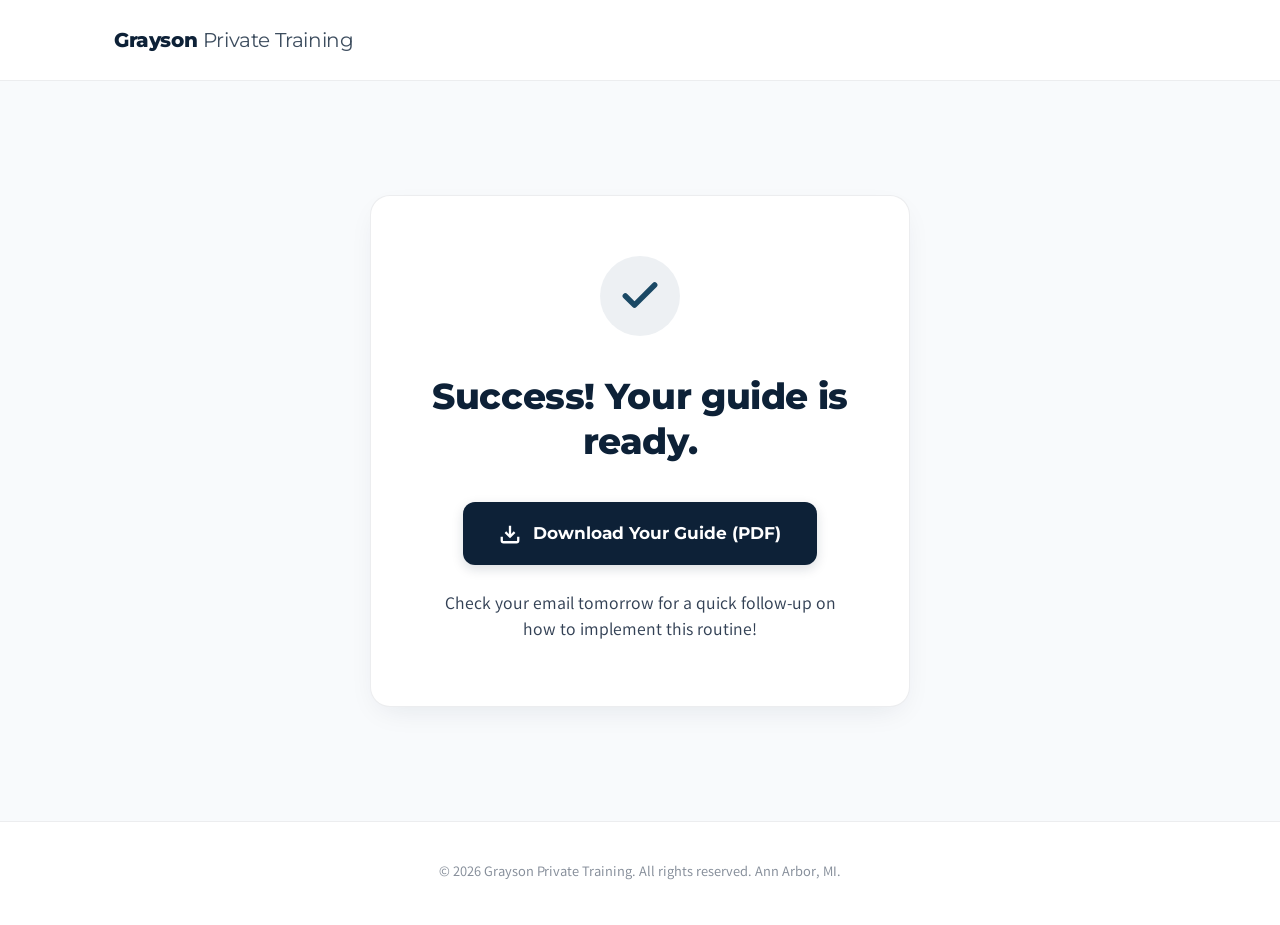
<file: thank-you.html>
<!DOCTYPE html>
<html lang="en">
<head>
    <meta charset="UTF-8">
    <meta name="viewport" content="width=device-width, initial-scale=1.0">
    <title>Your Guide is Ready | Grayson Private Training</title>
    
    <!-- Premium Fonts -->
    <link rel="preconnect" href="https://fonts.googleapis.com">
    <link rel="preconnect" href="https://fonts.gstatic.com" crossorigin>
    <link href="https://fonts.googleapis.com/css2?family=Montserrat:wght@400;500;600;700;800&family=Varta:wght@400;500;600&display=swap" rel="stylesheet">
    
    <style>
        /* CSS Reset & Variables */
        :root {
            --deep-blue: #0d2137;
            --accent-blue: #1b4965;
            --charcoal: #334155;
            --light-bg: #f8fafc;
            --white: #ffffff;
            --border-color: rgba(13, 33, 55, 0.08);
            --radius-md: 12px;
            --radius-lg: 20px;
            --shadow-md: 0 10px 30px -10px rgba(13, 33, 55, 0.1);
            --transition: all 0.25s cubic-bezier(0.4, 0, 0.2, 1);
        }

        * {
            box-sizing: border-box;
            margin: 0;
            padding: 0;
        }

        body {
            font-family: 'Varta', -apple-system, BlinkMacSystemFont, sans-serif;
            background-color: var(--white);
            color: var(--charcoal);
            line-height: 1.6;
            -webkit-font-smoothing: antialiased;
        }

        h1, h2, h3, h4 {
            font-family: 'Montserrat', sans-serif;
            color: var(--deep-blue);
            font-weight: 700;
            line-height: 1.25;
        }

        .container {
            max-width: 1100px;
            margin: 0 auto;
            padding: 0 24px;
            width: 100%;
        }

        /* Header Navigation */
        header {
            padding: 24px 0;
            border-bottom: 1px solid var(--border-color);
        }

        .logo-box {
            display: flex;
            align-items: center;
            justify-content: space-between;
        }

        .logo {
            font-family: 'Montserrat', sans-serif;
            font-size: 1.25rem;
            font-weight: 800;
            color: var(--deep-blue);
            text-decoration: none;
            letter-spacing: -0.02em;
        }

        .logo span {
            font-weight: 400;
            opacity: 0.8;
        }

        /* Main Section */
        main {
            padding: 80px 0;
            background-color: var(--light-bg);
            min-height: calc(100vh - 160px);
            display: flex;
            align-items: center;
            justify-content: center;
        }

        .card {
            background-color: var(--white);
            border: 1px solid var(--border-color);
            border-radius: var(--radius-lg);
            padding: 60px 40px;
            box-shadow: var(--shadow-md);
            width: 100%;
            max-width: 540px;
            text-align: center;
            display: flex;
            flex-direction: column;
            align-items: center;
            gap: 28px;
        }

        /* Animated Success Checkmark */
        .success-icon-box {
            width: 80px;
            height: 80px;
            background-color: rgba(27, 73, 101, 0.08);
            border-radius: 50%;
            display: flex;
            align-items: center;
            justify-content: center;
            margin-bottom: 10px;
        }

        .success-icon {
            width: 44px;
            height: 44px;
            stroke: var(--accent-blue);
            stroke-width: 3;
            fill: none;
            stroke-linecap: round;
            stroke-linejoin: round;
        }

        h1 {
            font-size: 2.25rem;
            font-weight: 800;
            letter-spacing: -0.01em;
        }

        .follow-up-note {
            font-size: 1.1rem;
            color: var(--charcoal);
            line-height: 1.5;
            max-width: 420px;
        }

        .btn-download {
            display: inline-flex;
            align-items: center;
            justify-content: center;
            gap: 12px;
            background-color: var(--deep-blue);
            color: var(--white);
            border: none;
            border-radius: var(--radius-md);
            padding: 18px 36px;
            font-family: 'Montserrat', sans-serif;
            font-size: 1.05rem;
            font-weight: 700;
            text-decoration: none;
            cursor: pointer;
            transition: var(--transition);
            box-shadow: 0 4px 12px rgba(13, 33, 55, 0.15);
            margin-top: 10px;
        }

        .btn-download:hover {
            background-color: var(--accent-blue);
            transform: translateY(-2px);
            box-shadow: 0 10px 25px -5px rgba(27, 73, 101, 0.35);
        }

        .btn-download:active {
            transform: translateY(0);
        }

        .btn-download svg {
            width: 22px;
            height: 22px;
            stroke: currentColor;
            stroke-width: 2.5;
            fill: none;
        }

        /* Footer */
        footer {
            padding: 40px 0;
            background-color: var(--white);
            border-top: 1px solid var(--border-color);
            text-align: center;
        }

        footer p {
            font-size: 0.9rem;
            color: var(--charcoal);
            opacity: 0.6;
        }

        @media (max-width: 768px) {
            h1 {
                font-size: 1.75rem;
            }
            main {
                padding: 40px 0;
            }
            .card {
                padding: 40px 24px;
            }
            .btn-download {
                width: 100%;
            }
        }
    </style>
</head>
<body>

    <!-- Minimal Header -->
    <header>
        <div class="container logo-box">
            <a href="https://leegraysonfitness.com" class="logo">Grayson <span>Private Training</span></a>
        </div>
    </header>

    <!-- Main Section -->
    <main role="main">
        <div class="container" style="display: flex; justify-content: center;">
            <div class="card">
                
                <!-- Success Icon -->
                <div class="success-icon-box">
                    <svg class="success-icon" viewBox="0 0 24 24" aria-hidden="true">
                        <polyline points="20 6 9 17 4 12"></polyline>
                    </svg>
                </div>
                
                <!-- Headline -->
                <h1>Success! Your guide is ready.</h1>
                
                <!-- Download Call-to-Action -->
                <a href="https://drive.google.com/file/d/11H4PE4NmD1IAUFyNCDJrH2P-ctNAUdVH/view?usp=drive_link" class="btn-download" target="_blank" rel="noopener noreferrer">
                    <svg viewBox="0 0 24 24" aria-hidden="true">
                        <path d="M21 15v4a2 2 0 0 1-2 2H5a2 2 0 0 1-2-2v-4"></path>
                        <polyline points="7 10 12 15 17 10"></polyline>
                        <line x1="12" y1="15" x2="12" y2="3"></line>
                    </svg>
                    Download Your Guide (PDF)
                </a>
                
                <!-- Follow-up Notice -->
                <p class="follow-up-note">Check your email tomorrow for a quick follow-up on how to implement this routine!</p>
                
            </div>
        </div>
    </main>

    <!-- Simple Footer -->
    <footer>
        <div class="container">
            <p>&copy; 2026 Grayson Private Training. All rights reserved. Ann Arbor, MI.</p>
        </div>
    </footer>

</body>
</html>
</file>
<file: style.css>
/* ==========================================================================
   Grayson Private Training - Design System & Styling
   ========================================================================== */

/* 1. Imports & Core Setup */
@import url('https://fonts.googleapis.com/css2?family=Montserrat:wght@300;400;500;600;700;800;900&family=Varta:wght@300;400;500;600;700&display=swap');

:root {
    /* Color Tokens (HSL based for transparency control) */
    --primary-hsl: 200, 95%, 45%;    /* Sky Blue (#0ea5e9) */
    --accent-hsl: 180, 85%, 40%;     /* Healing Teal (#06b6d4) */
    --dark-hsl: 224, 71%, 4%;        /* Dark Slate (#020617) */
    --card-dark-hsl: 222, 47%, 11%;  /* Dark Card (#0f172a) */
    
    /* Solid Colors derived from HSL */
    --primary: hsl(var(--primary-hsl));
    --primary-light: hsl(200, 95%, 96%);
    --primary-hover: hsl(200, 95%, 38%);
    --accent: hsl(var(--accent-hsl));
    --accent-light: hsl(180, 85%, 96%);
    
    --bg-dark: hsl(var(--dark-hsl));
    --bg-dark-accent: hsl(224, 71%, 8%);
    --bg-light: #f8fafc;
    --bg-white: #ffffff;
    
    --text-dark: #0f172a;
    --text-main: #334155;
    --text-light: #64748b;
    --text-white: #f8fafc;
    
    /* Borders & Shadows */
    --border-light: rgba(14, 165, 233, 0.1);
    --border-focus: rgba(14, 165, 233, 0.4);
    --shadow-sm: 0 2px 8px -1px rgba(15, 23, 42, 0.05);
    --shadow-md: 0 10px 25px -5px rgba(15, 23, 42, 0.08);
    --shadow-lg: 0 20px 40px -10px rgba(15, 23, 42, 0.12);
    --shadow-primary: 0 8px 24px -4px rgba(14, 165, 233, 0.25);
    
    /* Layout & Animation */
    --radius-sm: 8px;
    --radius-md: 16px;
    --radius-lg: 24px;
    --transition-smooth: all 0.3s cubic-bezier(0.4, 0, 0.2, 1);
    --transition-fast: all 0.15s cubic-bezier(0.4, 0, 0.2, 1);
}

/* 2. Base Reset */
* {
    box-sizing: border-box;
    margin: 0;
    padding: 0;
}

html {
    scroll-behavior: smooth;
    font-size: 16px;
}

body {
    font-family: 'Varta', -apple-system, BlinkMacSystemFont, sans-serif;
    line-height: 1.6;
    color: var(--text-main);
    background-color: var(--bg-white);
    -webkit-font-smoothing: antialiased;
    overflow-x: hidden;
}

h1, h2, h3, h4 {
    font-family: 'Montserrat', -apple-system, BlinkMacSystemFont, sans-serif;
    color: var(--text-dark);
    font-weight: 700;
    line-height: 1.2;
}

/* 3. Reusable Layout Utilities */
.container {
    max-width: 1200px;
    margin: 0 auto;
    padding: 0 24px;
    width: 100%;
}

.section-padding {
    padding: 100px 0;
}

@media (max-width: 768px) {
    .section-padding {
        padding: 60px 0;
    }
}

/* 4. Glassmorphism Navigation */
.navbar {
    position: fixed;
    top: 0;
    left: 0;
    width: 100%;
    z-index: 1000;
    background-color: rgba(255, 255, 255, 0.8);
    backdrop-filter: blur(12px);
    -webkit-backdrop-filter: blur(12px);
    border-bottom: 1px solid rgba(14, 165, 233, 0.08);
    transition: var(--transition-smooth);
}

.navbar.scrolled {
    background-color: rgba(255, 255, 255, 0.95);
    box-shadow: var(--shadow-sm);
    border-bottom: 1px solid rgba(14, 165, 233, 0.15);
}

.nav-container {
    display: flex;
    justify-content: space-between;
    align-items: center;
    height: 80px;
}

.logo-link {
    display: flex;
    align-items: center;
    gap: 12px;
    text-decoration: none;
}

.logo-icon {
    width: 40px;
    height: 40px;
    fill: none;
    stroke: var(--primary);
    stroke-width: 2;
    stroke-linecap: round;
    stroke-linejoin: round;
}

.logo-img {
    width: 40px;
    height: 40px;
    border-radius: 50%;
    object-fit: cover;
    border: 1px solid var(--border-light);
}

.logo-text {
    font-family: 'Montserrat', sans-serif;
    font-size: 1.25rem;
    font-weight: 800;
    color: var(--text-dark);
    letter-spacing: -0.02em;
}

.logo-text span {
    color: var(--primary);
}

.nav-menu {
    display: flex;
    align-items: center;
    gap: 32px;
    list-style: none;
}

.nav-link {
    font-size: 0.95rem;
    font-weight: 500;
    color: var(--text-main);
    text-decoration: none;
    transition: var(--transition-fast);
    position: relative;
    padding: 4px 0;
}

.nav-link::after {
    content: '';
    position: absolute;
    bottom: 0;
    left: 0;
    width: 0;
    height: 2px;
    background-color: var(--primary);
    transition: var(--transition-fast);
}

.nav-link:hover {
    color: var(--primary);
}

.nav-link:hover::after {
    width: 100%;
}

.nav-cta {
    display: flex;
    align-items: center;
    gap: 16px;
}

.nav-cta-mobile {
    display: none !important;
}

/* Hamburger mobile menu button */
.menu-toggle {
    display: none;
    flex-direction: column;
    gap: 6px;
    background: none;
    border: none;
    cursor: pointer;
    padding: 4px;
    z-index: 1100;
}

.menu-toggle span {
    display: block;
    width: 24px;
    height: 2.5px;
    background-color: var(--text-dark);
    border-radius: 2px;
    transition: var(--transition-smooth);
}

/* 5. Buttons & Interactive Elements */
.btn {
    display: inline-flex;
    align-items: center;
    justify-content: center;
    font-size: 1rem;
    font-weight: 600;
    text-decoration: none;
    padding: 14px 28px;
    border-radius: var(--radius-sm);
    border: none;
    cursor: pointer;
    transition: var(--transition-smooth);
    text-align: center;
}

.btn-primary {
    background-color: var(--primary);
    color: var(--bg-white);
    box-shadow: var(--shadow-primary);
}

.btn-primary:hover {
    background-color: var(--primary-hover);
    transform: translateY(-2px);
    box-shadow: 0 12px 28px -4px rgba(14, 165, 233, 0.35);
}

.btn-primary:active {
    transform: translateY(0);
}

.btn-secondary {
    background-color: var(--primary-light);
    color: var(--primary);
    border: 1px solid var(--border-light);
}

.btn-secondary:hover {
    background-color: hsl(200, 95%, 92%);
    transform: translateY(-2px);
}

.btn-secondary:active {
    transform: translateY(0);
}

.btn-outline {
    background-color: transparent;
    color: var(--text-dark);
    border: 1.5px solid var(--text-dark);
}

.btn-outline:hover {
    background-color: var(--text-dark);
    color: var(--bg-white);
    transform: translateY(-2px);
}

/* Phone link styling */
.phone-cta {
    font-family: 'Montserrat', sans-serif;
    font-weight: 600;
    color: var(--text-dark);
    text-decoration: none;
    display: flex;
    align-items: center;
    gap: 8px;
    font-size: 0.95rem;
    transition: var(--transition-fast);
}

.phone-cta:hover {
    color: var(--primary);
}

.phone-cta svg {
    width: 18px;
    height: 18px;
    stroke: var(--primary);
    fill: none;
    stroke-width: 2;
}

/* 6. Hero Zone */
.hero-section {
    padding-top: 160px;
    padding-bottom: 100px;
    background: radial-gradient(circle at 90% 10%, rgba(6, 182, 212, 0.08) 0%, transparent 40%),
                radial-gradient(circle at 10% 80%, rgba(14, 165, 233, 0.05) 0%, transparent 40%);
    border-bottom: 1px solid rgba(14, 165, 233, 0.05);
}

.hero-grid {
    display: grid;
    grid-template-columns: 1.1fr 0.9fr;
    gap: 60px;
    align-items: center;
}

.hero-tagline {
    display: inline-flex;
    align-items: center;
    gap: 8px;
    background-color: var(--primary-light);
    color: var(--primary);
    padding: 6px 14px;
    border-radius: 100px;
    font-family: 'Montserrat', sans-serif;
    font-size: 0.85rem;
    font-weight: 700;
    text-transform: uppercase;
    letter-spacing: 0.05em;
    margin-bottom: 24px;
    border: 1px solid var(--border-light);
}

.hero-tagline .pulse-dot {
    width: 8px;
    height: 8px;
    background-color: var(--primary);
    border-radius: 50%;
    display: inline-block;
    animation: pulse 2s infinite;
}

@keyframes pulse {
    0% { transform: scale(0.9); box-shadow: 0 0 0 0 rgba(14, 165, 233, 0.7); }
    70% { transform: scale(1); box-shadow: 0 0 0 8px rgba(14, 165, 233, 0); }
    100% { transform: scale(0.9); box-shadow: 0 0 0 0 rgba(14, 165, 233, 0); }
}

.hero-content h1 {
    font-size: 3.5rem;
    font-weight: 900;
    line-height: 1.1;
    color: var(--text-dark);
    margin-bottom: 24px;
    letter-spacing: -0.03em;
}

.hero-content h1 span.gradient-text {
    background: linear-gradient(135deg, var(--primary) 0%, var(--accent) 100%);
    -webkit-background-clip: text;
    -webkit-text-fill-color: transparent;
}

.hero-content p {
    font-size: 1.15rem;
    color: var(--text-main);
    margin-bottom: 32px;
    line-height: 1.6;
}

.hero-buttons {
    display: flex;
    flex-wrap: wrap;
    gap: 16px;
    margin-bottom: 40px;
}

.hero-bullets {
    display: flex;
    flex-direction: column;
    gap: 12px;
    list-style: none;
}

.hero-bullet {
    display: flex;
    align-items: center;
    gap: 12px;
    font-size: 0.95rem;
    font-weight: 500;
    color: var(--text-main);
}

.hero-bullet svg {
    width: 20px;
    height: 20px;
    stroke: var(--accent);
    fill: none;
    stroke-width: 2.5;
}

/* Premium Visual Presentation */
.hero-visual-wrapper {
    position: relative;
    width: 100%;
}

.hero-visual-backdrop {
    position: absolute;
    top: -5%;
    left: -5%;
    width: 110%;
    height: 110%;
    background: linear-gradient(135deg, rgba(14, 165, 233, 0.15) 0%, rgba(6, 182, 212, 0.15) 100%);
    filter: blur(40px);
    z-index: 1;
    border-radius: var(--radius-lg);
}

.hero-visual-container {
    position: relative;
    z-index: 2;
    border-radius: var(--radius-lg);
    overflow: hidden;
    box-shadow: var(--shadow-lg);
    border: 1px solid rgba(255, 255, 255, 0.7);
    aspect-ratio: 4 / 5;
    background-color: var(--bg-light);
}

.hero-visual-img {
    width: 100%;
    height: 100%;
    object-fit: cover;
    object-position: center;
    transition: var(--transition-smooth);
}

.hero-visual-container:hover .hero-visual-img {
    transform: scale(1.03);
}

/* Overlapping Floating badge */
.hero-badge {
    position: absolute;
    bottom: 24px;
    left: 24px;
    right: 24px;
    background: rgba(255, 255, 255, 0.85);
    backdrop-filter: blur(16px);
    -webkit-backdrop-filter: blur(16px);
    border: 1px solid rgba(255, 255, 255, 0.5);
    padding: 16px 20px;
    border-radius: var(--radius-md);
    z-index: 3;
    display: flex;
    align-items: center;
    gap: 16px;
    box-shadow: var(--shadow-md);
}

.badge-avatar {
    width: 48px;
    height: 48px;
    border-radius: 50%;
    object-fit: cover;
    border: 2px solid var(--primary);
}

.badge-info h4 {
    font-size: 0.95rem;
    font-weight: 700;
    color: var(--text-dark);
}

.badge-info p {
    font-size: 0.8rem;
    color: var(--text-light);
    font-weight: 500;
}

/* 7. Credentials Section */
.credentials-section {
    padding: 40px 0;
    border-top: 1px solid rgba(14, 165, 233, 0.08);
    border-bottom: 1px solid rgba(14, 165, 233, 0.08);
    background-color: var(--bg-light);
}

.credentials-container {
    display: flex;
    justify-content: space-around;
    align-items: center;
    flex-wrap: wrap;
    gap: 32px;
}

.credential-item {
    display: flex;
    align-items: center;
    gap: 16px;
}

.credential-icon {
    width: 44px;
    height: 44px;
    background-color: var(--bg-white);
    border-radius: 50%;
    display: flex;
    align-items: center;
    justify-content: center;
    box-shadow: var(--shadow-sm);
    border: 1px solid var(--border-light);
}

.credential-icon svg {
    width: 22px;
    height: 22px;
    stroke: var(--primary);
    fill: none;
    stroke-width: 2;
}

.credential-text h4 {
    font-size: 0.9rem;
    font-weight: 700;
    text-transform: uppercase;
    letter-spacing: 0.05em;
    color: var(--text-dark);
}

.credential-text p {
    font-size: 0.8rem;
    color: var(--text-light);
}

/* 8. Value Props Section */
.section-header {
    text-align: center;
    max-width: 700px;
    margin: 0 auto 60px auto;
}

.section-header .subtitle {
    font-family: 'Montserrat', sans-serif;
    font-size: 0.9rem;
    font-weight: 700;
    color: var(--primary);
    text-transform: uppercase;
    letter-spacing: 0.05em;
    margin-bottom: 12px;
}

.section-header h2 {
    font-size: 2.5rem;
    font-weight: 800;
    letter-spacing: -0.02em;
    margin-bottom: 16px;
    color: var(--text-dark);
}

.section-header p {
    font-size: 1.1rem;
    color: var(--text-main);
}

.pillars-grid {
    display: grid;
    grid-template-columns: repeat(4, 1fr);
    gap: 30px;
}

.pillar-card {
    background-color: var(--bg-white);
    border: 1px solid rgba(14, 165, 233, 0.08);
    border-radius: var(--radius-md);
    padding: 40px;
    box-shadow: var(--shadow-sm);
    transition: var(--transition-smooth);
    position: relative;
    overflow: hidden;
    display: flex;
    flex-direction: column;
    height: 100%;
}

.pillar-card::before {
    content: '';
    position: absolute;
    top: 0;
    left: 0;
    width: 100%;
    height: 4px;
    background: linear-gradient(90deg, var(--primary) 0%, var(--accent) 100%);
    opacity: 0;
    transition: var(--transition-smooth);
}

.pillar-card:hover {
    transform: translateY(-8px);
    box-shadow: var(--shadow-lg);
    border-color: rgba(14, 165, 233, 0.2);
}

.pillar-card:hover::before {
    opacity: 1;
}

.pillar-icon-box {
    width: 60px;
    height: 60px;
    border-radius: var(--radius-sm);
    background-color: var(--primary-light);
    display: flex;
    align-items: center;
    justify-content: center;
    margin-bottom: 28px;
    transition: var(--transition-smooth);
}

.pillar-card:hover .pillar-icon-box {
    background-color: var(--primary);
    transform: scale(1.05);
}

.pillar-icon-box svg {
    width: 30px;
    height: 30px;
    stroke: var(--primary);
    fill: none;
    stroke-width: 1.75;
    transition: var(--transition-smooth);
}

.pillar-card:hover .pillar-icon-box svg {
    stroke: var(--bg-white);
}

.pillar-card h3 {
    font-size: 1.35rem;
    font-weight: 700;
    margin-bottom: 16px;
    letter-spacing: -0.01em;
}

.pillar-card p {
    font-size: 1rem;
    color: var(--text-main);
    line-height: 1.5;
}

/* 9. About the Trainer (Editorial Split) */
.about-section {
    background-color: var(--bg-light);
}

.about-grid {
    display: grid;
    grid-template-columns: 0.95fr 1.05fr;
    gap: 60px;
    align-items: center;
}

.about-visual-wrapper {
    position: relative;
}

.about-visual-container {
    border-radius: var(--radius-lg);
    overflow: hidden;
    box-shadow: var(--shadow-lg);
    border: 1px solid rgba(255, 255, 255, 0.8);
    aspect-ratio: 4 / 5;
    position: relative;
    z-index: 2;
}

.about-visual-img {
    width: 100%;
    height: 100%;
    object-fit: cover;
}

.about-visual-decor {
    position: absolute;
    bottom: -5%;
    right: -5%;
    width: 40%;
    height: 40%;
    background: radial-gradient(circle, var(--accent) 0%, transparent 70%);
    opacity: 0.3;
    z-index: 1;
}

.about-content h2 {
    font-size: 2.5rem;
    font-weight: 800;
    letter-spacing: -0.02em;
    margin-bottom: 24px;
}

.about-content p {
    font-size: 1.05rem;
    color: var(--text-main);
    margin-bottom: 20px;
    line-height: 1.6;
}

.about-credentials-grid {
    display: grid;
    grid-template-columns: 1fr 1fr;
    gap: 20px;
    margin: 32px 0;
}

.about-credential-card {
    background-color: var(--bg-white);
    border: 1px solid rgba(14, 165, 233, 0.05);
    padding: 16px;
    border-radius: var(--radius-sm);
    box-shadow: var(--shadow-sm);
}

.about-credential-card h4 {
    font-size: 0.95rem;
    color: var(--primary);
    margin-bottom: 4px;
}

.about-credential-card p {
    font-size: 0.85rem;
    color: var(--text-light);
    margin-bottom: 0;
}

.clinical-boundary-box {
    background-color: rgba(14, 165, 233, 0.04);
    border-left: 4px solid var(--primary);
    padding: 20px;
    border-radius: 0 var(--radius-sm) var(--radius-sm) 0;
    margin-top: 32px;
}

.clinical-boundary-box h4 {
    font-size: 0.95rem;
    font-weight: 700;
    text-transform: uppercase;
    letter-spacing: 0.05em;
    color: var(--text-dark);
    margin-bottom: 8px;
}

.clinical-boundary-box p {
    font-size: 0.9rem;
    color: var(--text-main);
    margin-bottom: 0;
    line-height: 1.5;
}

/* 10. Testimonials Section */
.testimonials-section {
    background-color: var(--bg-white);
}

.testimonials-grid {
    display: grid;
    grid-template-columns: repeat(3, 1fr);
    gap: 30px;
}

.testimonial-card {
    background-color: var(--bg-light);
    border: 1px solid rgba(15, 23, 42, 0.04);
    border-radius: var(--radius-md);
    padding: 40px;
    box-shadow: var(--shadow-sm);
    display: flex;
    flex-direction: column;
    height: 100%;
}

.testimonial-rating {
    display: flex;
    gap: 4px;
    margin-bottom: 20px;
}

.testimonial-rating svg {
    width: 18px;
    height: 18px;
    fill: #f59e0b; /* Gold/Amber */
}

.testimonial-text {
    font-size: 1rem;
    font-style: italic;
    color: var(--text-main);
    margin-bottom: 24px;
    line-height: 1.6;
    flex-grow: 1;
}

.testimonial-author {
    display: flex;
    align-items: center;
    gap: 16px;
    border-top: 1px solid rgba(15, 23, 42, 0.06);
    padding-top: 20px;
}

.author-initials {
    width: 44px;
    height: 44px;
    border-radius: 50%;
    background-color: var(--primary-light);
    color: var(--primary);
    font-weight: 700;
    display: flex;
    align-items: center;
    justify-content: center;
    font-size: 0.95rem;
}

.author-info h4 {
    font-size: 0.95rem;
    font-weight: 700;
    color: var(--text-dark);
}

.author-info p {
    font-size: 0.8rem;
    color: var(--text-light);
}

/* 11. FAQ Accordion Section */
.faq-section {
    background-color: var(--bg-light);
}

.faq-container {
    max-width: 800px;
    margin: 0 auto;
    display: flex;
    flex-direction: column;
    gap: 16px;
}

.faq-item {
    background-color: var(--bg-white);
    border: 1px solid rgba(15, 23, 42, 0.04);
    border-radius: var(--radius-sm);
    box-shadow: var(--shadow-sm);
    overflow: hidden;
    transition: var(--transition-smooth);
}

.faq-item.active {
    border-color: rgba(14, 165, 233, 0.2);
    box-shadow: var(--shadow-md);
}

.faq-question-btn {
    width: 100%;
    background: none;
    border: none;
    text-align: left;
    padding: 24px 32px;
    font-family: 'Montserrat', sans-serif;
    font-size: 1.15rem;
    font-weight: 700;
    color: var(--text-dark);
    cursor: pointer;
    display: flex;
    justify-content: space-between;
    align-items: center;
    gap: 20px;
}

.faq-icon-wrapper {
    width: 28px;
    height: 28px;
    border-radius: 50%;
    background-color: var(--primary-light);
    display: flex;
    align-items: center;
    justify-content: center;
    transition: var(--transition-smooth);
    flex-shrink: 0;
}

.faq-icon-wrapper svg {
    width: 14px;
    height: 14px;
    stroke: var(--primary);
    fill: none;
    stroke-width: 2.5;
    transition: var(--transition-smooth);
}

.faq-item.active .faq-icon-wrapper {
    background-color: var(--primary);
    transform: rotate(180deg);
}

.faq-item.active .faq-icon-wrapper svg {
    stroke: var(--bg-white);
}

.faq-answer {
    max-height: 0;
    overflow: hidden;
    transition: max-height 0.3s cubic-bezier(0.4, 0, 0.2, 1);
}

.faq-answer-inner {
    padding: 0 32px 24px 32px;
    color: var(--text-main);
    font-size: 1rem;
    line-height: 1.6;
}

/* 12. Consultation Form Section (Portal) */
.form-section {
    background: radial-gradient(circle at 10% 20%, rgba(14, 165, 233, 0.05) 0%, transparent 40%),
                radial-gradient(circle at 90% 80%, rgba(6, 182, 212, 0.05) 0%, transparent 40%);
    position: relative;
}

.form-grid {
    display: grid;
    grid-template-columns: 0.95fr 1.05fr;
    gap: 60px;
    align-items: center;
}

.form-info h2 {
    font-size: 2.75rem;
    font-weight: 800;
    letter-spacing: -0.02em;
    margin-bottom: 20px;
}

.form-info p {
    font-size: 1.1rem;
    line-height: 1.6;
    margin-bottom: 32px;
}

.form-steps {
    display: flex;
    flex-direction: column;
    gap: 20px;
}

.form-step-item {
    display: flex;
    gap: 16px;
}

.step-num {
    width: 36px;
    height: 36px;
    border-radius: 50%;
    background-color: var(--primary-light);
    color: var(--primary);
    font-family: 'Montserrat', sans-serif;
    font-weight: 700;
    display: flex;
    align-items: center;
    justify-content: center;
    flex-shrink: 0;
}

.step-text h4 {
    font-size: 1rem;
    font-weight: 700;
    color: var(--text-dark);
    margin-bottom: 4px;
}

.step-text p {
    font-size: 0.9rem;
    color: var(--text-light);
    margin-bottom: 0;
}

/* Focus Card */
.focus-card {
    background-color: var(--bg-white);
    padding: 48px;
    border-radius: var(--radius-lg);
    border: 1px solid rgba(14, 165, 233, 0.1);
    box-shadow: var(--shadow-lg);
    position: relative;
    overflow: hidden;
}

.focus-card::after {
    content: '';
    position: absolute;
    top: 0;
    right: 0;
    width: 60px;
    height: 60px;
    background: linear-gradient(135deg, transparent 50%, rgba(14, 165, 233, 0.08) 50%);
    border-radius: 0 var(--radius-lg) 0 0;
}

.focus-card h3 {
    font-size: 1.75rem;
    font-weight: 800;
    margin-bottom: 12px;
}

.focus-card .subtext {
    font-size: 0.95rem;
    color: var(--text-light);
    margin-bottom: 32px;
}

/* Form Styles */
.vertical-form {
    display: flex;
    flex-direction: column;
    gap: 20px;
    text-align: left;
}

.form-group-row {
    display: grid;
    grid-template-columns: 1fr 1fr;
    gap: 16px;
}

.form-group {
    display: flex;
    flex-direction: column;
    gap: 8px;
    position: relative;
}

.form-group label {
    font-size: 0.85rem;
    font-weight: 600;
    color: var(--text-dark);
    letter-spacing: 0.02em;
}

.form-group input, 
.form-group select {
    font-family: 'Varta', sans-serif;
    font-size: 0.95rem;
    padding: 14px 16px;
    border-radius: var(--radius-sm);
    border: 1px solid rgba(15, 23, 42, 0.15);
    background-color: var(--bg-white);
    color: var(--text-dark);
    width: 100%;
    outline: none;
    transition: var(--transition-fast);
}

.form-group input:hover,
.form-group select:hover {
    border-color: rgba(14, 165, 233, 0.3);
}

.form-group input:focus,
.form-group select:focus {
    border-color: var(--primary);
    box-shadow: 0 0 0 4px rgba(14, 165, 233, 0.12);
}

.btn-submit {
    margin-top: 10px;
    width: 100%;
    font-family: 'Montserrat', sans-serif;
    font-size: 1.1rem;
    letter-spacing: 0.02em;
}

/* Checkbox choices */
.choice-label {
    font-size: 0.85rem;
    font-weight: 600;
    color: var(--text-dark);
    margin-bottom: 8px;
}

.goals-choices {
    display: grid;
    grid-template-columns: 1fr 1fr;
    gap: 12px;
    margin-bottom: 8px;
}

.choice-item {
    display: flex;
    align-items: center;
    gap: 8px;
    cursor: pointer;
}

.choice-item input[type="checkbox"] {
    width: auto;
    cursor: pointer;
}

.choice-text {
    font-size: 0.85rem;
    font-weight: 500;
    color: var(--text-main);
}

/* Validation status indicators */
.form-group input:invalid:not(:placeholder-shown) {
    border-color: #ef4444; /* Red border for errors */
}

/* Beautiful custom success state overlay */
.form-success-overlay {
    position: absolute;
    top: 0;
    left: 0;
    width: 100%;
    height: 100%;
    background-color: var(--bg-white);
    z-index: 10;
    display: flex;
    flex-direction: column;
    align-items: center;
    justify-content: center;
    padding: 40px;
    text-align: center;
    opacity: 0;
    pointer-events: none;
    transition: var(--transition-smooth);
    border-radius: var(--radius-lg);
}

.form-success-overlay.show {
    opacity: 1;
    pointer-events: auto;
}

.success-icon-box {
    width: 72px;
    height: 72px;
    background-color: var(--accent-light);
    border-radius: 50%;
    display: flex;
    align-items: center;
    justify-content: center;
    margin-bottom: 24px;
}

.success-icon-box svg {
    width: 36px;
    height: 36px;
    stroke: var(--accent);
    fill: none;
    stroke-width: 3;
}

.form-success-overlay h3 {
    font-size: 1.75rem;
    font-weight: 800;
    margin-bottom: 12px;
}

.form-success-overlay p {
    font-size: 1rem;
    color: var(--text-main);
    margin-bottom: 24px;
}

/* 13. Footer Section */
.footer {
    background-color: var(--bg-dark);
    color: var(--text-white);
    padding: 80px 0 40px 0;
    border-top: 1px solid rgba(255, 255, 255, 0.05);
}

.footer-grid {
    display: grid;
    grid-template-columns: 1.5fr 1fr 1fr;
    gap: 60px;
    margin-bottom: 60px;
}

.footer-info .logo-link {
    margin-bottom: 24px;
}

.footer-info .logo-text {
    color: var(--text-white);
}

.footer-desc {
    color: #94a3b8;
    font-size: 0.95rem;
    line-height: 1.6;
    margin-bottom: 24px;
}

.footer-contact-list {
    display: flex;
    flex-direction: column;
    gap: 12px;
    list-style: none;
}

.footer-contact-item {
    display: flex;
    align-items: center;
    gap: 12px;
    font-size: 0.9rem;
    color: #94a3b8;
}

.footer-contact-item svg {
    width: 18px;
    height: 18px;
    stroke: var(--primary);
    fill: none;
    stroke-width: 2;
}

.footer-contact-item a {
    color: #94a3b8;
    text-decoration: none;
    transition: var(--transition-fast);
}

.footer-contact-item a:hover {
    color: var(--primary);
}

.footer-col h4 {
    color: var(--text-white);
    font-size: 1rem;
    font-weight: 700;
    text-transform: uppercase;
    letter-spacing: 0.05em;
    margin-bottom: 24px;
}

.footer-links {
    display: flex;
    flex-direction: column;
    gap: 12px;
    list-style: none;
}

.footer-links a {
    color: #94a3b8;
    font-size: 0.95rem;
    text-decoration: none;
    transition: var(--transition-fast);
}

.footer-links a:hover {
    color: var(--primary);
    padding-left: 4px;
}

.footer-bottom {
    border-top: 1px solid rgba(255, 255, 255, 0.05);
    padding-top: 32px;
    display: flex;
    justify-content: space-between;
    align-items: center;
    flex-wrap: wrap;
    gap: 20px;
}

.footer-bottom p {
    font-size: 0.85rem;
    color: #64748b;
}

.footer-seo-notice {
    font-size: 0.8rem;
    color: #475569;
    line-height: 1.4;
    margin-top: 8px;
}

/* 14. Scroll-Reveal CSS Transitions */
.reveal {
    opacity: 0;
    transform: translateY(30px);
    transition: opacity 0.6s ease-out, transform 0.6s ease-out;
}

.reveal.active {
    opacity: 1;
    transform: translateY(0);
}

/* 15. Responsive Breakpoints */
@media (max-width: 1024px) {
    .pillars-grid {
        grid-template-columns: repeat(2, 1fr);
    }
    
    .testimonials-grid {
        grid-template-columns: repeat(2, 1fr);
    }
    
    .hero-content h1 {
        font-size: 3rem;
    }
    
    /* Navigation burger interaction */
    .menu-toggle {
        display: flex;
    }
    
    .nav-menu {
        position: fixed;
        top: 80px;
        left: 0;
        width: 100%;
        background-color: var(--bg-white);
        border-bottom: 1px solid rgba(14, 165, 233, 0.1);
        flex-direction: column;
        padding: 32px 24px;
        gap: 24px;
        transform: translateY(-120%);
        transition: var(--transition-smooth);
        z-index: 999;
        box-shadow: var(--shadow-md);
    }
    
    .nav-menu.open {
        transform: translateY(0);
    }
    
    .nav-cta {
        display: none; /* Hide in header for mobile/tablet, we will add action to mobile menu */
    }
    
    .nav-menu .nav-cta-mobile {
        display: flex !important;
        flex-direction: column;
        gap: 16px;
        width: 100%;
        margin-top: 16px;
        align-items: center;
    }
}

@media (max-width: 768px) {
    .hero-grid {
        grid-template-columns: 1fr;
        gap: 40px;
    }
    
    .hero-content {
        text-align: center;
    }
    
    .hero-tagline {
        justify-content: center;
    }
    
    .hero-buttons {
        justify-content: center;
    }
    
    .hero-bullets {
        align-items: center;
    }
    
    .hero-visual-wrapper {
        max-width: 500px;
        margin: 0 auto;
    }
    
    .about-grid {
        grid-template-columns: 1fr;
        gap: 40px;
    }
    
    .about-visual-wrapper {
        max-width: 440px;
        margin: 0 auto;
        order: -1;
    }
    
    .pillars-grid {
        grid-template-columns: 1fr;
    }
    
    .testimonials-grid {
        grid-template-columns: 1fr;
    }
    
    .form-grid {
        grid-template-columns: 1fr;
        gap: 40px;
    }
    
    .form-info {
        text-align: center;
    }
    
    .form-steps {
        align-items: center;
        text-align: center;
    }
    
    .form-step-item {
        flex-direction: column;
        align-items: center;
    }
    
    .footer-grid {
        grid-template-columns: 1fr;
        gap: 40px;
    }
}

/* ==========================================================================
   Clinical Post-Rehab & Referral Page Additions
   ========================================================================== */

/* Nav Highlight Link */
.nav-link.highlight-link {
    color: var(--accent);
    font-weight: 700;
    border: 1px solid var(--accent);
    padding: 6px 14px;
    border-radius: var(--radius-sm);
    transition: var(--transition-fast);
}

.nav-link.highlight-link:hover {
    background-color: var(--accent-light);
    color: hsl(var(--accent-hsl));
    border-color: transparent;
}

.nav-link.highlight-link::after {
    display: none; /* disable default line animation */
}

/* Post-Rehab Bridge Card on Homepage */
.post-rehab-bridge-section {
    background: radial-gradient(circle at 50% 50%, rgba(6, 182, 212, 0.05) 0%, transparent 60%);
    padding-top: 40px;
    padding-bottom: 80px;
}

.bridge-card {
    background: rgba(255, 255, 255, 0.7);
    backdrop-filter: blur(12px);
    -webkit-backdrop-filter: blur(12px);
    border: 1px solid rgba(14, 165, 233, 0.15);
    border-radius: var(--radius-lg);
    padding: 60px;
    box-shadow: var(--shadow-lg);
}

.bridge-content {
    max-width: 850px;
    margin: 0 auto;
}

.bridge-content h2 {
    font-size: 2.25rem;
    margin-bottom: 20px;
    letter-spacing: -0.02em;
}

.bridge-content p {
    font-size: 1.1rem;
    line-height: 1.7;
    color: var(--text-main);
    margin-bottom: 30px;
}

.bridge-bullets {
    display: flex;
    flex-direction: column;
    gap: 16px;
    margin-bottom: 40px;
}

.bridge-bullet-item {
    display: flex;
    align-items: center;
    gap: 12px;
    font-family: 'Varta', sans-serif;
    font-size: 1.05rem;
    color: var(--text-main);
}

.bullet-icon {
    width: 20px;
    height: 20px;
    stroke: var(--accent);
    fill: none;
    stroke-width: 2.5;
    flex-shrink: 0;
}

.bridge-buttons {
    display: flex;
    align-items: center;
    flex-wrap: wrap;
    gap: 24px;
}

/* Stats Page Grid Components */
.stats-grid .pillar-card {
    text-align: center;
    padding: 50px 30px;
    background-color: var(--bg-white);
}

.stat-number {
    font-family: 'Montserrat', sans-serif;
    font-size: 3.5rem;
    font-weight: 900;
    line-height: 1;
    margin-bottom: 15px;
    letter-spacing: -0.03em;
}

.color-primary {
    color: var(--primary);
}

.color-accent {
    color: var(--accent);
}

.color-alert {
    color: #ef4444;
}

.stat-source {
    display: block;
    margin-top: auto;
    padding-top: 20px;
    font-size: 0.75rem;
    color: var(--text-light);
    font-style: italic;
}

/* Solutions Timeline */
.solution-timeline {
    position: relative;
    max-width: 800px;
    margin: 40px auto 0 auto;
    padding-left: 50px;
}

.solution-timeline::before {
    content: '';
    position: absolute;
    top: 0;
    left: 17px;
    height: 100%;
    width: 2px;
    background: linear-gradient(to bottom, var(--primary) 0%, var(--accent) 100%);
}

.timeline-item {
    position: relative;
    margin-bottom: 40px;
}

.timeline-item:last-child {
    margin-bottom: 0;
}

.timeline-badge {
    position: absolute;
    left: -50px;
    top: 0;
    width: 36px;
    height: 36px;
    border-radius: 50%;
    background-color: var(--primary);
    color: var(--bg-white);
    font-family: 'Montserrat', sans-serif;
    font-weight: 700;
    display: flex;
    align-items: center;
    justify-content: center;
    border: 3px solid var(--bg-light);
    box-shadow: var(--shadow-sm);
    z-index: 2;
}

.timeline-item:nth-child(even) .timeline-badge {
    background-color: var(--accent);
}

.timeline-panel {
    background-color: var(--bg-white);
    border: 1px solid rgba(14, 165, 233, 0.08);
    border-radius: var(--radius-md);
    padding: 30px;
    box-shadow: var(--shadow-sm);
    position: relative;
}

.timeline-panel h3 {
    font-size: 1.25rem;
    margin-bottom: 12px;
}

.timeline-panel p {
    font-size: 0.95rem;
    color: var(--text-main);
    line-height: 1.6;
}

/* Inter-Operable Reporting Cards */
.reporting-grid {
    display: grid;
    grid-template-columns: repeat(3, 1fr);
    gap: 30px;
    margin-top: 40px;
}

.reporting-card {
    background-color: var(--bg-white);
    border: 1px solid rgba(14, 165, 233, 0.08);
    border-radius: var(--radius-md);
    padding: 40px 30px;
    text-align: center;
    box-shadow: var(--shadow-sm);
    transition: var(--transition-smooth);
}

.reporting-card:hover {
    transform: translateY(-5px);
    box-shadow: var(--shadow-md);
    border-color: rgba(14, 165, 233, 0.2);
}

.reporting-icon {
    font-size: 2.5rem;
    margin-bottom: 20px;
    display: inline-block;
}

.reporting-card h4 {
    font-size: 1.15rem;
    margin-bottom: 12px;
}

.reporting-card p {
    font-size: 0.95rem;
    color: var(--text-main);
    line-height: 1.6;
}

/* Tabbed Forms styling */
.form-tabs {
    display: flex;
    border-bottom: 2px solid rgba(15, 23, 42, 0.08);
    margin-bottom: 30px;
    gap: 20px;
}

.tab-btn {
    background: none;
    border: none;
    font-family: 'Montserrat', sans-serif;
    font-weight: 700;
    font-size: 1.05rem;
    color: var(--text-light);
    padding: 12px 6px;
    cursor: pointer;
    position: relative;
    transition: var(--transition-fast);
}

.tab-btn:hover {
    color: var(--primary);
}

.tab-btn.active {
    color: var(--primary);
}

.tab-btn.active::after {
    content: '';
    position: absolute;
    bottom: -2px;
    left: 0;
    width: 100%;
    height: 3px;
    background-color: var(--primary);
    border-radius: 20px;
}

.tab-panel {
    animation: fadeIn 0.35s ease-out;
}

@keyframes fadeIn {
    from { opacity: 0; transform: translateY(10px); }
    to { opacity: 1; transform: translateY(0); }
}

/* Form Styles update & tweaks */
.vertical-form hr {
    border: 0;
    border-top: 1px solid rgba(15, 23, 42, 0.08);
    margin: 15px 0;
}

/* Responsive adjustments for new features */
@media (max-width: 1024px) {
    .reporting-grid {
        grid-template-columns: repeat(2, 1fr);
    }
}

@media (max-width: 768px) {
    .reporting-grid {
        grid-template-columns: 1fr;
    }
    
    .bridge-card {
        padding: 30px;
    }
    
    .bridge-content h2 {
        font-size: 1.75rem;
    }
    
    .bridge-buttons {
        flex-direction: column;
        align-items: stretch;
    }
    
    .solution-timeline {
        padding-left: 30px;
    }
    
    .solution-timeline::before {
        left: 7px;
    }
    
    .timeline-badge {
        left: -30px;
        width: 28px;
        height: 28px;
        font-size: 0.85rem;
        border-width: 2px;
    }
    
    .form-tabs {
        flex-direction: column;
        gap: 0;
        border-bottom: none;
    }
    
    .tab-btn {
        width: 100%;
        text-align: left;
        padding: 15px 0;
        border-bottom: 1px solid rgba(15, 23, 42, 0.08);
    }
    
    .tab-btn.active::after {
        left: 0;
        bottom: 0;
        width: 100%;
        height: 2px;
    }
}

/* ==========================================================================
   16. Specialized Offerings Interactive Showcase Styling
   ========================================================================== */

.offerings-section {
    background-color: #fafbfc; /* Light background to alternate sections */
    border-top: 1px solid rgba(15, 23, 42, 0.04);
    border-bottom: 1px solid rgba(15, 23, 42, 0.04);
}

.service-tabs {
    display: flex;
    justify-content: center;
    gap: 12px;
    margin-bottom: 50px;
    flex-wrap: wrap;
    border-bottom: 1px solid rgba(15, 23, 42, 0.08);
    padding-bottom: 20px;
}

.service-tab-btn {
    background: none;
    border: none;
    padding: 12px 24px;
    font-family: 'Montserrat', sans-serif;
    font-size: 0.95rem;
    font-weight: 600;
    color: var(--text-muted);
    cursor: pointer;
    border-radius: var(--radius-sm);
    transition: var(--transition-smooth);
    border: 1px solid transparent;
}

.service-tab-btn:hover {
    color: var(--primary);
    background-color: var(--primary-light);
}

.service-tab-btn.active {
    color: var(--bg-white);
    background: linear-gradient(135deg, var(--primary) 0%, var(--accent) 100%);
    box-shadow: var(--shadow-sm);
}

.service-tab-panel {
    display: none;
    animation: fadeInSlideUp 0.5s ease forwards;
}

.service-tab-panel.active {
    display: block;
}

.service-focus-banner {
    background-color: var(--primary-light);
    border-left: 4px solid var(--primary);
    padding: 20px 24px;
    border-radius: var(--radius-sm);
    margin-bottom: 40px;
    font-size: 1.1rem;
    color: var(--text-dark);
}

.service-focus-banner strong {
    color: var(--primary-dark);
    font-family: 'Montserrat', sans-serif;
}

.services-subgrid {
    display: grid;
    grid-template-columns: repeat(2, 1fr);
    gap: 25px;
}

.service-subcard {
    background-color: var(--bg-white);
    border: 1px solid rgba(15, 23, 42, 0.06);
    border-radius: var(--radius-md);
    padding: 30px;
    box-shadow: var(--shadow-sm);
    transition: var(--transition-smooth);
    position: relative;
    overflow: hidden;
}

.service-subcard::before {
    content: '';
    position: absolute;
    top: 0;
    left: 0;
    width: 3px;
    height: 100%;
    background-color: var(--primary);
    opacity: 0.6;
    transition: var(--transition-smooth);
}

.service-subcard:hover {
    transform: translateY(-4px);
    box-shadow: var(--shadow-md);
    border-color: rgba(14, 165, 233, 0.15);
}

.service-subcard:hover::before {
    background-color: var(--accent);
    width: 6px;
    opacity: 1;
}

.service-subcard h4 {
    font-family: 'Montserrat', sans-serif;
    font-size: 1.15rem;
    font-weight: 700;
    color: var(--text-dark);
    margin-bottom: 12px;
    letter-spacing: -0.01em;
}

.service-subcard p {
    font-family: 'Varta', sans-serif;
    font-size: 0.98rem;
    color: var(--text-main);
    line-height: 1.55;
}

/* Animations */
@keyframes fadeInSlideUp {
    from {
        opacity: 0;
        transform: translateY(15px);
    }
    to {
        opacity: 1;
        transform: translateY(0);
    }
}

/* Responsive adjustment for service offerings */
@media (max-width: 992px) {
    .services-subgrid {
        grid-template-columns: 1fr;
    }
}

@media (max-width: 768px) {
    .service-tabs {
        flex-direction: column;
        gap: 0;
        border-bottom: none;
    }
    
    .service-tab-btn {
        width: 100%;
        text-align: left;
        padding: 15px 0;
        border-bottom: 1px solid rgba(15, 23, 42, 0.08);
        border-radius: 0;
    }
    
    .service-tab-btn:hover {
        background-color: transparent;
    }
    
    .service-tab-btn.active {
        background: none;
        color: var(--primary);
        box-shadow: none;
        border-bottom: 2px solid var(--primary);
        font-weight: 700;
    }
}

/* ==========================================================================
   17. Training Delivery Modes Section (In-Home vs. Virtual)
   ========================================================================== */

.delivery-section {
    background-color: var(--bg-white);
    border-top: 1px solid rgba(15, 23, 42, 0.04);
}

.delivery-grid {
    display: grid;
    grid-template-columns: repeat(2, 1fr);
    gap: 40px;
    margin-top: 50px;
}

.delivery-card {
    background-color: #fafbfc;
    border: 1px solid rgba(15, 23, 42, 0.06);
    border-radius: var(--radius-lg);
    padding: 45px;
    position: relative;
    overflow: hidden;
    display: flex;
    flex-direction: column;
    height: 100%;
    transition: var(--transition-smooth);
}

.delivery-card:hover {
    transform: translateY(-5px);
    box-shadow: var(--shadow-md);
    border-color: rgba(14, 165, 233, 0.15);
}

.delivery-header {
    margin-bottom: 24px;
    border-bottom: 1px solid rgba(15, 23, 42, 0.08);
    padding-bottom: 20px;
}

.delivery-card h3 {
    font-family: 'Montserrat', sans-serif;
    font-size: 1.6rem;
    font-weight: 700;
    color: var(--text-dark);
    margin-bottom: 10px;
}

.delivery-badge {
    display: inline-block;
    background-color: var(--primary-light);
    color: var(--primary-dark);
    font-family: 'Montserrat', sans-serif;
    font-size: 0.8rem;
    font-weight: 700;
    padding: 6px 12px;
    border-radius: 50px;
    letter-spacing: 0.05em;
    text-transform: uppercase;
}

.delivery-list {
    list-style: none;
    padding: 0;
    margin: 0 0 30px 0;
    display: flex;
    flex-direction: column;
    gap: 16px;
}

.delivery-item {
    display: flex;
    align-items: flex-start;
    gap: 14px;
    font-family: 'Varta', sans-serif;
    font-size: 1.05rem;
    color: var(--text-main);
    line-height: 1.5;
}

.delivery-item svg {
    width: 20px;
    height: 20px;
    stroke: var(--primary);
    fill: none;
    stroke-width: 2.5;
    flex-shrink: 0;
    margin-top: 2px;
}

.delivery-cta {
    margin-top: auto;
}

/* Responsive adjustment for delivery section */
@media (max-width: 992px) {
    .delivery-grid {
        grid-template-columns: 1fr;
        gap: 30px;
    }
    
    .delivery-card {
        padding: 35px;
    }
}
</file>
